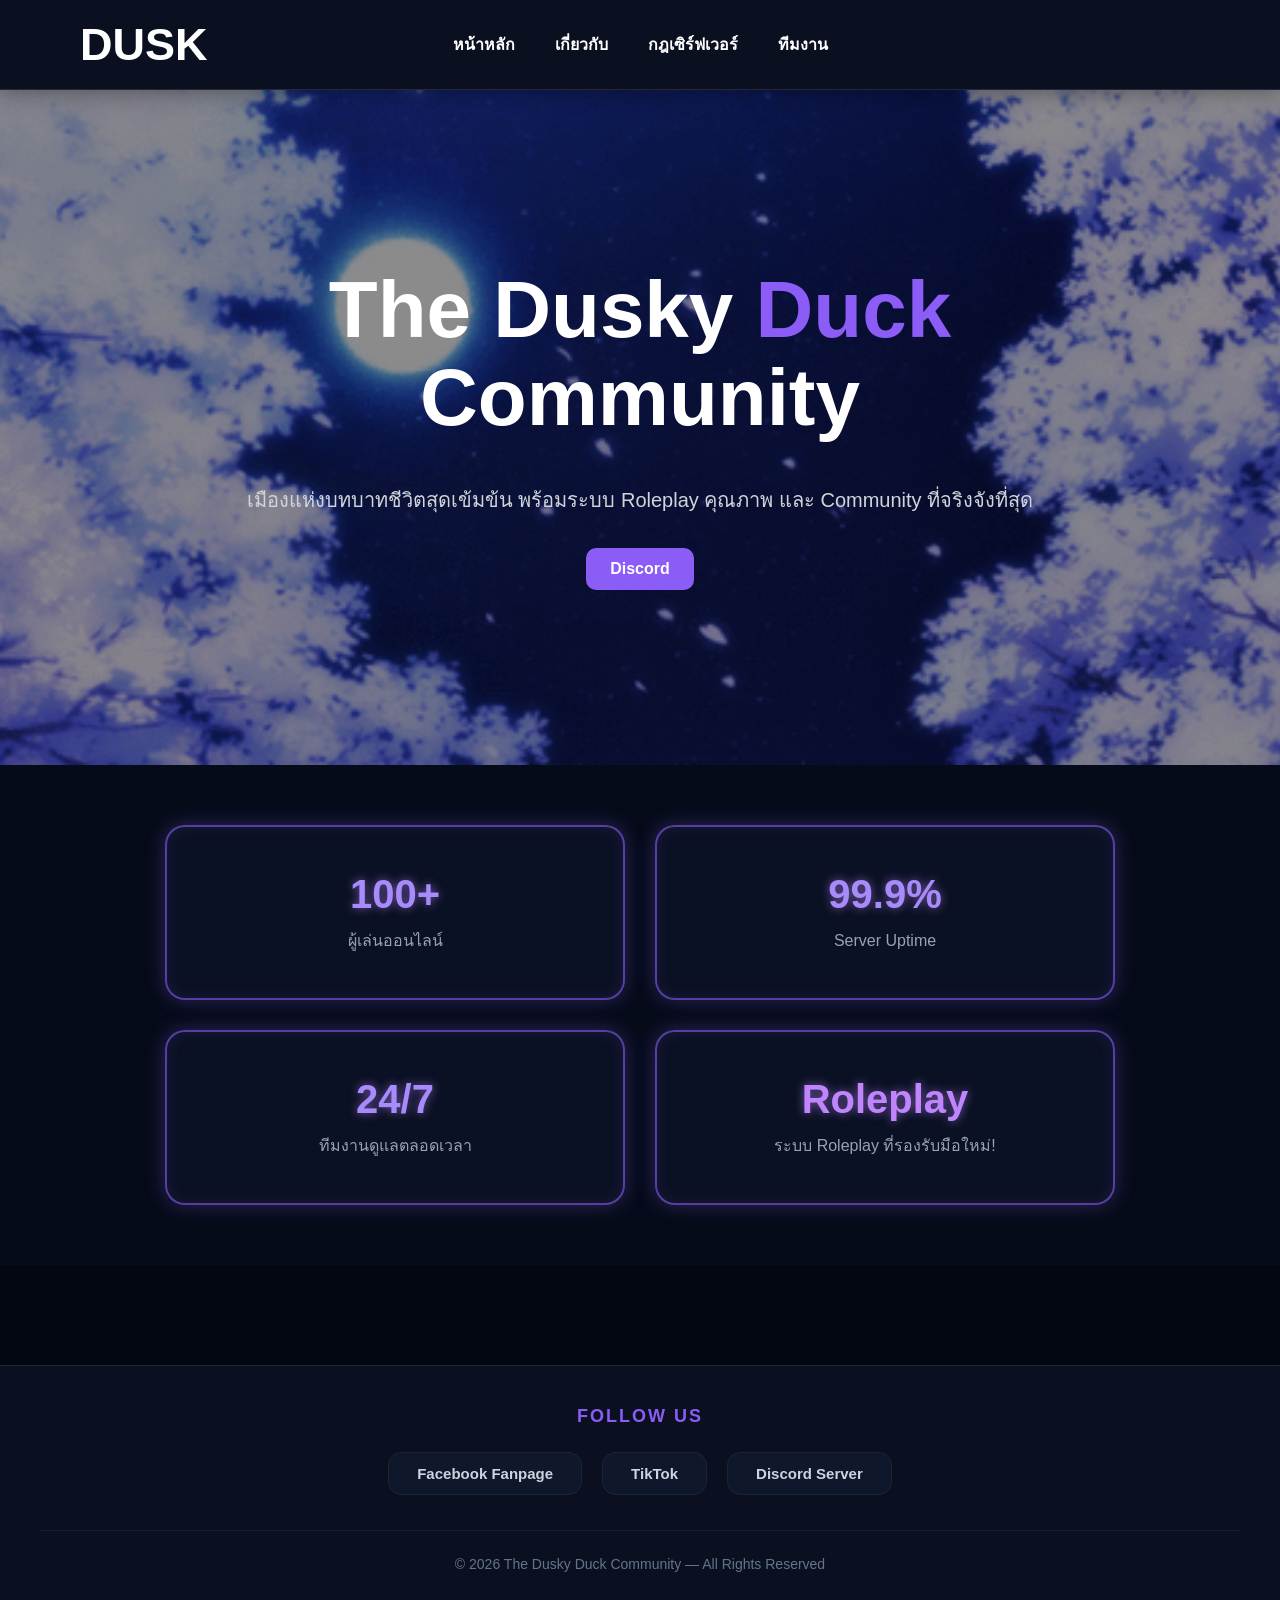
<file: index.html>
<!DOCTYPE html>
<html lang="th">
<head>
  <link rel="stylesheet" href="css/style.css">
  <meta charset="UTF-8">
  <meta name="viewport" content="width=device-width, initial-scale=1.0">
  <title>DUSK</title>
</head>
<body>

  <!-- NAVBAR -->

<nav class="navbar">
  <div class="logo">
    <a href="index.html">DUSK</a>
  </div>

  <div class="menu">
    <a href="index.html">หน้าหลัก</a>

    <div class="dropdown">
      <a href="javascript:void(0);" class="dropdown-trigger">เกี่ยวกับ</a>
      <div class="dropdown-menu">
        <a href="new.html">ข่าวสาร</a>
        <a href="about.html">About</a>
        <a href="contact.html">ข้อมูลติดต่อ</a>
        <a href="feedback.html">Feedback</a>
      </div>
    </div>

    <a href="https://docs.google.com/spreadsheets/d/1b8XUzjg0LRW1eghqyFfw-edwqzgakyKf_25sZq3WD0U/edit?usp=sharing" target="_blank">กฎเซิร์ฟเวอร์</a>
    <a href="team.html">ทีมงาน</a>
  </div>

  <div class="login-zone" style="z-index: 10;">
    </div>
</nav>
  <!-- HERO -->
<section class="hero">
  <div class="hero-content">
    <h1>The Dusky <span class="accent-text">Duck</span> Community</h1>
    <p>เมืองแห่งบทบาทชีวิตสุดเข้มข้น พร้อมระบบ Roleplay คุณภาพ และ Community ที่จริงจังที่สุด</p>
  
  <a href="https://discord.gg/CHJv92x4Cu" target="_blank" class="btn btn-discord">Discord</a>
</div>
    </div>
  </div>
</section> <section class="stats-section">
  <div class="stats-container">
    
    <div class="glow-card">
      <h1 class="card-title">100+</h1>
      <p class="card-desc">ผู้เล่นออนไลน์</p>
    </div>

    <div class="glow-card">
      <h1 class="card-title">99.9%</h1>
      <p class="card-desc">Server Uptime</p>
    </div>

    <div class="glow-card">
      <h1 class="card-title">24/7</h1>
      <p class="card-desc">ทีมงานดูแลตลอดเวลา</p>
    </div>

    <div class="glow-card">
      <h1 class="card-title accent-purple">Roleplay</h1>
      <p class="card-desc">ระบบ Roleplay ที่รองรับมือใหม่!</p>
    </div>

  </div>
</section>
  <!-- FOOTER -->

<footer>
    <div class="footer-container">
      
      <div class="footer-socials">
        <h3>FOLLOW US</h3>
        <div class="social-links">
          <a href="https://www.facebook.com/share/18hBKsR55V/" target="_blank" class="social-item fb">
            Facebook Fanpage
          </a>
          <a href="https://www.tiktok.com/@verdanazero" target="_blank" class="social-item tt">
            TikTok
          </a>
          <a href="https://discord.gg/CHJv92x4Cu" target="_blank" class="social-item dc">
            Discord Server
          </a>
        </div>
      </div>

      <hr class="footer-divider">

      <div class="footer-copyright">
        © 2026 The Dusky Duck Community — All Rights Reserved
      </div>
    </div>
  </footer>

<script>
  document.addEventListener('DOMContentLoaded', function() {
    const trigger = document.querySelector('.dropdown-trigger');
    const menu = document.querySelector('.dropdown-menu');

    if (trigger && menu) {
      // 1. เมื่อคลิกที่คำว่า "เกี่ยวกับ" ให้เปิด/ปิด เมนูสลับกัน
      trigger.addEventListener('click', function(e) {
        e.stopPropagation(); // กันไม่ให้คำสั่งหลุดไปโดนจุดอื่น
        menu.classList.toggle('show');
      });

      // 2. ถ้าเมนูกางอยู่ แล้วเผลอไปคลิกพื้นที่อื่นบนหน้าเว็บ ให้หุบเก็บอัตโนมัติ (ไม่เกะกะสายตา)
      document.addEventListener('click', function() {
        if (menu.classList.contains('show')) {
          menu.classList.remove('show');
        }
      });
    }
  });
</script>
</body>
</html>
</file>
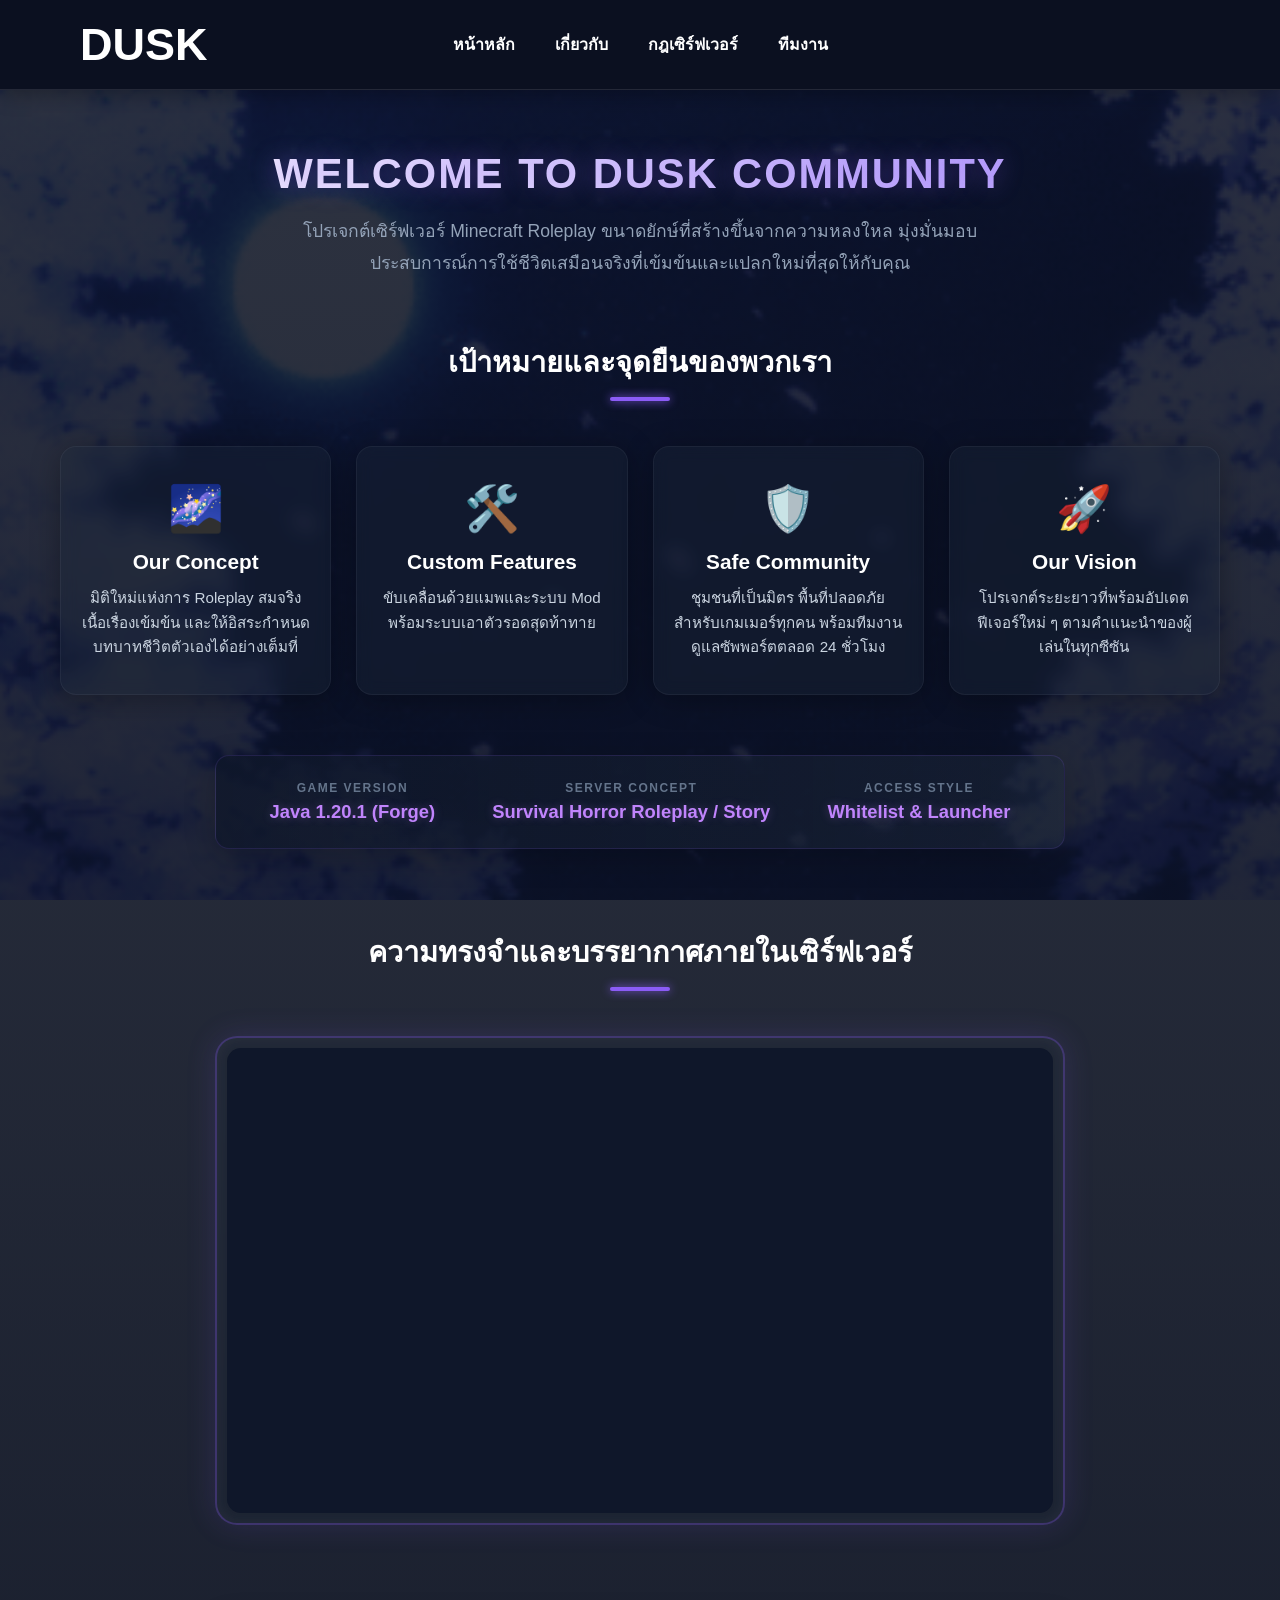
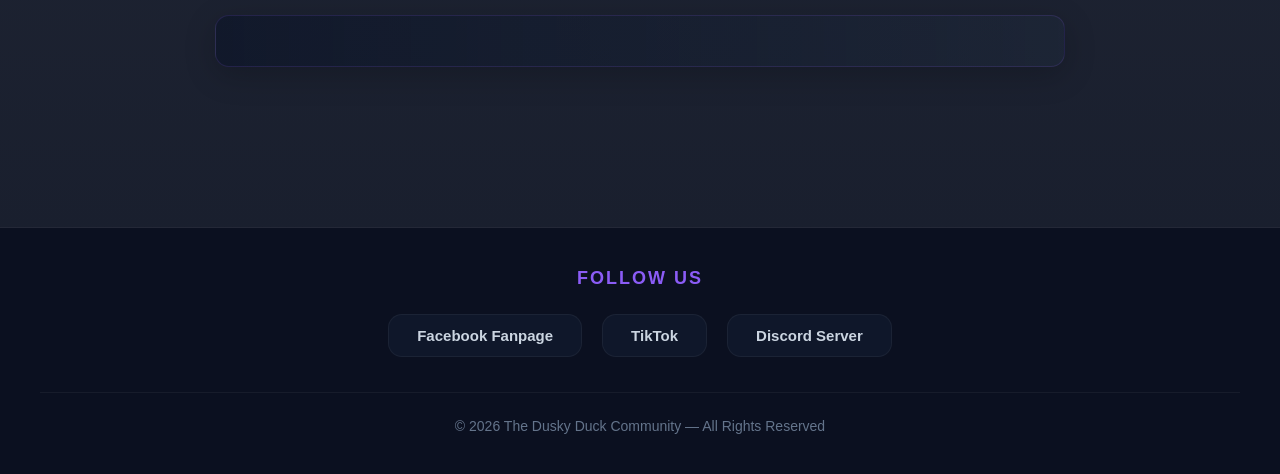
<file: about.html>
<!DOCTYPE html>
<html lang="th">
<head>
  <link rel="stylesheet" href="css/style.css">
  <meta charset="UTF-8">
  <meta name="viewport" content="width=device-width, initial-scale=1.0">

    <title>เกี่ยวกับ - DUSK</title>

<style>
        /* 🌌 อัปเกรดความแรง สั่งเจาะจงไปเลยว่า body.about-page เพื่อให้ชนะไฟล์ CSS ตัวเก่า */
        body.about-page {
            background: linear-gradient(180deg, rgba(10, 16, 32, 0.85) 0%, rgba(10, 16, 32, 0.95) 100%),
                        url('img/bg2.gif') no-repeat center center fixed !important;
            background-size: cover !important;
        }

        /* โค้ดจัดระยะห่างด้านล่างปล่อยไว้เหมือนเดิมได้เลยครับเอง */
        .server-info-section + .section-title {
            margin-top: 80px !important;
            margin-bottom: 45px !important;
        }
        .server-gallery-wrapper {
            margin-top: 0;
            margin-bottom: 90px !important;
        }
    </style>
</head>

  </head>
<body class="about-page">

<!-- NAVBAR -->
<nav class="navbar">
  <div class="logo">
    <a href="index.html">DUSK</a>
  </div>

  <div class="menu">
    <a href="index.html">หน้าหลัก</a>

    <div class="dropdown">
      <a href="javascript:void(0);" class="dropdown-trigger">เกี่ยวกับ</a>
      <div class="dropdown-menu">
        <a href="new.html">ข่าวสาร</a>
        <a href="about.html">About</a>
        <a href="contact.html">ข้อมูลติดต่อ</a>
        <a href="feedback.html">Feedback</a>
      </div>
    </div>

    <a href="https://docs.google.com/spreadsheets/d/1b8XUzjg0LRW1eghqyFfw-edwqzgakyKf_25sZq3WD0U/edit?usp=sharing" target="_blank">กฎเซิร์ฟเวอร์</a>
    <a href="team.html">ทีมงาน</a>
  </div>

  <div class="login-zone" style="z-index: 10;">
    </div>
</nav>

<!-- HERO -->

<section class="about-container">
    
    <div class="about-intro">
        <h1>WELCOME TO DUSK COMMUNITY</h1>
        <p>โปรเจกต์เซิร์ฟเวอร์ Minecraft Roleplay ขนาดยักษ์ที่สร้างขึ้นจากความหลงใหล มุ่งมั่นมอบประสบการณ์การใช้ชีวิตเสมือนจริงที่เข้มข้นและแปลกใหม่ที่สุดให้กับคุณ</p>
    </div>

    <div class="section-title">
        <h2>เป้าหมายและจุดยืนของพวกเรา</h2>
        <div class="title-line"></div>
    </div>

    <div class="about-grid">
        
        <div class="about-card">
            <div class="card-icon">🌌</div>
            <h3>Our Concept</h3>
            <p>มิติใหม่แห่งการ Roleplay สมจริง เนื้อเรื่องเข้มข้น และให้อิสระกำหนดบทบาทชีวิตตัวเองได้อย่างเต็มที่</p>
        </div>

        <div class="about-card">
            <div class="card-icon">🛠️</div>
            <h3>Custom Features</h3>
            <p>ขับเคลื่อนด้วยแมพและระบบ Mod พร้อมระบบเอาตัวรอดสุดท้าทาย</p>
        </div>

        <div class="about-card">
            <div class="card-icon">🛡️</div>
            <h3>Safe Community</h3>
            <p>ชุมชนที่เป็นมิตร พื้นที่ปลอดภัยสำหรับเกมเมอร์ทุกคน พร้อมทีมงานดูแลซัพพอร์ตตลอด 24 ชั่วโมง</p>
        </div>

        <div class="about-card">
            <div class="card-icon">🚀</div>
            <h3>Our Vision</h3>
            <p>โปรเจกต์ระยะยาวที่พร้อมอัปเดตฟีเจอร์ใหม่ ๆ ตามคำแนะนำของผู้เล่นในทุกซีซัน</p>
        </div>

    </div>

    <div class="server-info-section">
        <div class="info-box">
            <span>GAME VERSION</span>
            <strong>Java 1.20.1 (Forge)</strong>
        </div>
        <div class="info-box">
            <span>SERVER CONCEPT</span>
            <strong>Survival Horror Roleplay / Story</strong>
        </div>
        <div class="info-box">
            <span>ACCESS STYLE</span>
            <strong>Whitelist & Launcher</strong>
        </div>
    </div>

    <!-- (วางต่อท้ายกล่องกล่องประมาณ about-grid ตัวเก่า) -->
    </div> 

    <!-- 🌟 โซนใหม่: กรอบรูปโชว์บรรยากาศเปลี่ยนรูปอัตโนมัติ 🌟 -->
    <div class="section-title">
        <h2>ความทรงจำและบรรยากาศภายในเซิร์ฟเวอร์</h2>
        <div class="title-line"></div>
    </div>

    <div class="server-gallery-wrapper">
        <div class="gallery-slider">
            <!-- 📌 เองเปลี่ยนชื่อไฟล์รูปภาพในโฟลเดอร์ของตัวเองตรง src="..." ได้เลยน้า -->
            <img src="img/slide1.png" alt="DUSK Atmosphere 1" class="slide-img">
            <img src="img/slide2.jpg" alt="DUSK Atmosphere 2" class="slide-img">
            <img src="img/slide3.jpg" alt="DUSK Atmosphere 3" class="slide-img">
            <img src="img/slide4.jpg" alt="DUSK Atmosphere 4" class="slide-img">
            <img src="img/slide5.jpg" alt="DUSK Atmosphere 5" class="slide-img">
            <img src="img/slide6.jpg" alt="DUSK Atmosphere 6" class="slide-img">
            <img src="img/slide7.jpg" alt="DUSK Atmosphere 7" class="slide-img">
        </div>
    </div>

    <!-- (ด้านล่างนี้จะเป็นกล่อง server-info-section ตัวเดิมของเอง) -->
    <div class="server-info-section">

</section>

<!-- FOOTER -->

<footer>
    <div class="footer-container">
      
      <div class="footer-socials">
        <h3>FOLLOW US</h3>
        <div class="social-links">
          <a href="https://www.facebook.com/share/18hBKsR55V/" target="_blank" class="social-item fb">
            Facebook Fanpage
          </a>
          <a href="https://www.tiktok.com/@verdanazero" target="_blank" class="social-item tt">
            TikTok
          </a>
          <a href="https://discord.gg/CHJv92x4Cu" target="_blank" class="social-item dc">
            Discord Server
          </a>
        </div>
      </div>

      <hr class="footer-divider">

      <div class="footer-copyright">
        © 2026 The Dusky Duck Community — All Rights Reserved
      </div>
    </div>
  </footer>

<script>
  document.addEventListener('DOMContentLoaded', function() {
    const trigger = document.querySelector('.dropdown-trigger');
    const menu = document.querySelector('.dropdown-menu');

    if (trigger && menu) {
      // 1. เมื่อคลิกที่คำว่า "เกี่ยวกับ" ให้เปิด/ปิด เมนูสลับกัน
      trigger.addEventListener('click', function(e) {
        e.stopPropagation(); // กันไม่ให้คำสั่งหลุดไปโดนจุดอื่น
        menu.classList.toggle('show');
      });

      // 2. ถ้าเมนูกางอยู่ แล้วเผลอไปคลิกพื้นที่อื่นบนหน้าเว็บ ให้หุบเก็บอัตโนมัติ (ไม่เกะกะสายตา)
      document.addEventListener('click', function() {
        if (menu.classList.contains('show')) {
          menu.classList.remove('show');
        }
      });
    }
  });
</script>

</body>
</html>
</file>
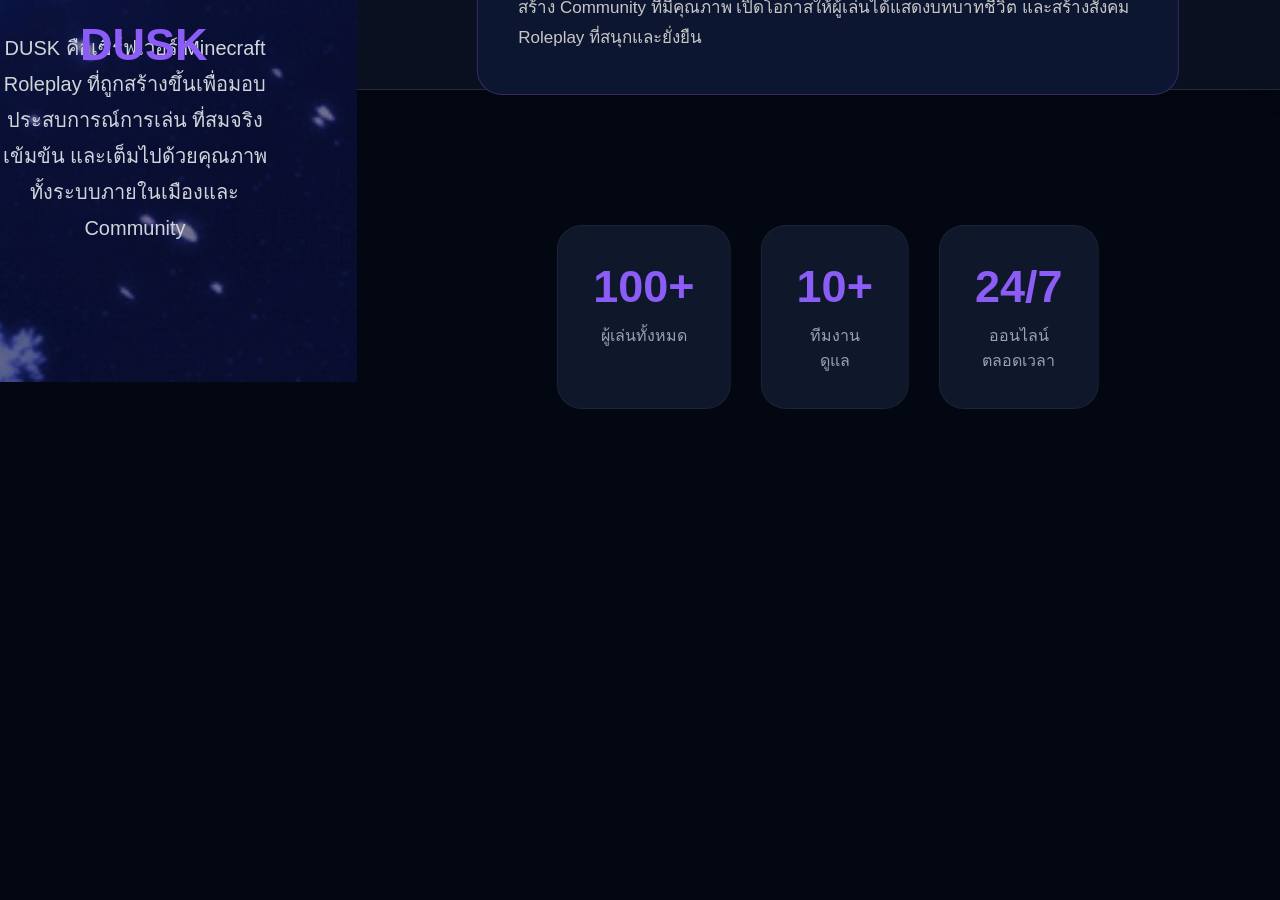
<file: aboutme.html>
<!DOCTYPE html>
<html lang="th">
<head>
  <meta charset="UTF-8">
  <meta name="viewport" content="width=device-width, initial-scale=1.0">
  <title>เกี่ยวกับเรา - PROJECT RP</title>
  <link rel="stylesheet" href="css/style.css">
</head>
<body>

<nav class="navbar">
  <div class="logo">DUSK</div>

<div class="menu">
  <a href="index.html">หน้าหลัก</a>

  <div class="dropdown">
    <a href="javascript:void(0);" class="dropdown-trigger">เกี่ยวกับ</a>
    <div class="dropdown-menu">
      <a href="new.html">ข่าวสาร</a>
      <a href="about.html">About</a>
      <a href="contact.html">ข้อมูลติดต่อ</a>
    </div>
  </div>

  <section class="hero">
    <div class="hero-content">
      <h1>ABOUT <span> DUSK</span></h1>
      <p>
        DUSK คือเซิร์ฟเวอร์ Minecraft Roleplay
        ที่ถูกสร้างขึ้นเพื่อมอบประสบการณ์การเล่น
        ที่สมจริง เข้มข้น และเต็มไปด้วยคุณภาพ
        ทั้งระบบภายในเมืองและ Community
      </p>
    </div>
  </section>

  <section class="container">
    <div class="box">
      <h2>เกี่ยวกับเซิร์ฟเวอร์</h2>
      <p>
        เราเป็นเซิร์ฟเวอร์ Roleplay ที่เน้นคุณภาพของผู้เล่น
        ระบบภายในเมือง และประสบการณ์การเล่นแบบสมจริง
        พร้อมทีมงานที่คอยดูแลผู้เล่นตลอด 24 ชั่วโมง
      </p>
    </div>

    <div class="box">
      <h2>เป้าหมายของเรา</h2>
      <p>
        สร้าง Community ที่มีคุณภาพ
        เปิดโอกาสให้ผู้เล่นได้แสดงบทบาทชีวิต
        และสร้างสังคม Roleplay ที่สนุกและยั่งยืน
      </p>
    </div>

    <div class="stats">
      <div class="card">
        <h1>100+</h1>
        <p>ผู้เล่นทั้งหมด</p>
      </div>

      <div class="card">
        <h1>10+</h1>
        <p>ทีมงานดูแล</p>
      </div>

      <div class="card">
        <h1>24/7</h1>
        <p>ออนไลน์ตลอดเวลา</p>
      </div>
    </div>
  </section>

<footer>
    <div class="footer-container">
      
      <div class="footer-socials">
        <h3>FOLLOW US</h3>
        <div class="social-links">
          <a href="https://www.facebook.com/share/18hBKsR55V/" target="_blank" class="social-item fb">
            Facebook Fanpage
          </a>
          <a href="https://www.tiktok.com/@verdanazero" target="_blank" class="social-item tt">
            TikTok
          </a>
          <a href="https://discord.gg/CHJv92x4Cu" target="_blank" class="social-item dc">
            Discord Server
          </a>
        </div>
      </div>

      <hr class="footer-divider">

      <div class="footer-copyright">
        © 2026 PROJECT RP — All Rights Reserved
      </div>
    </div>
  </footer>

</body>
</html>
</file>
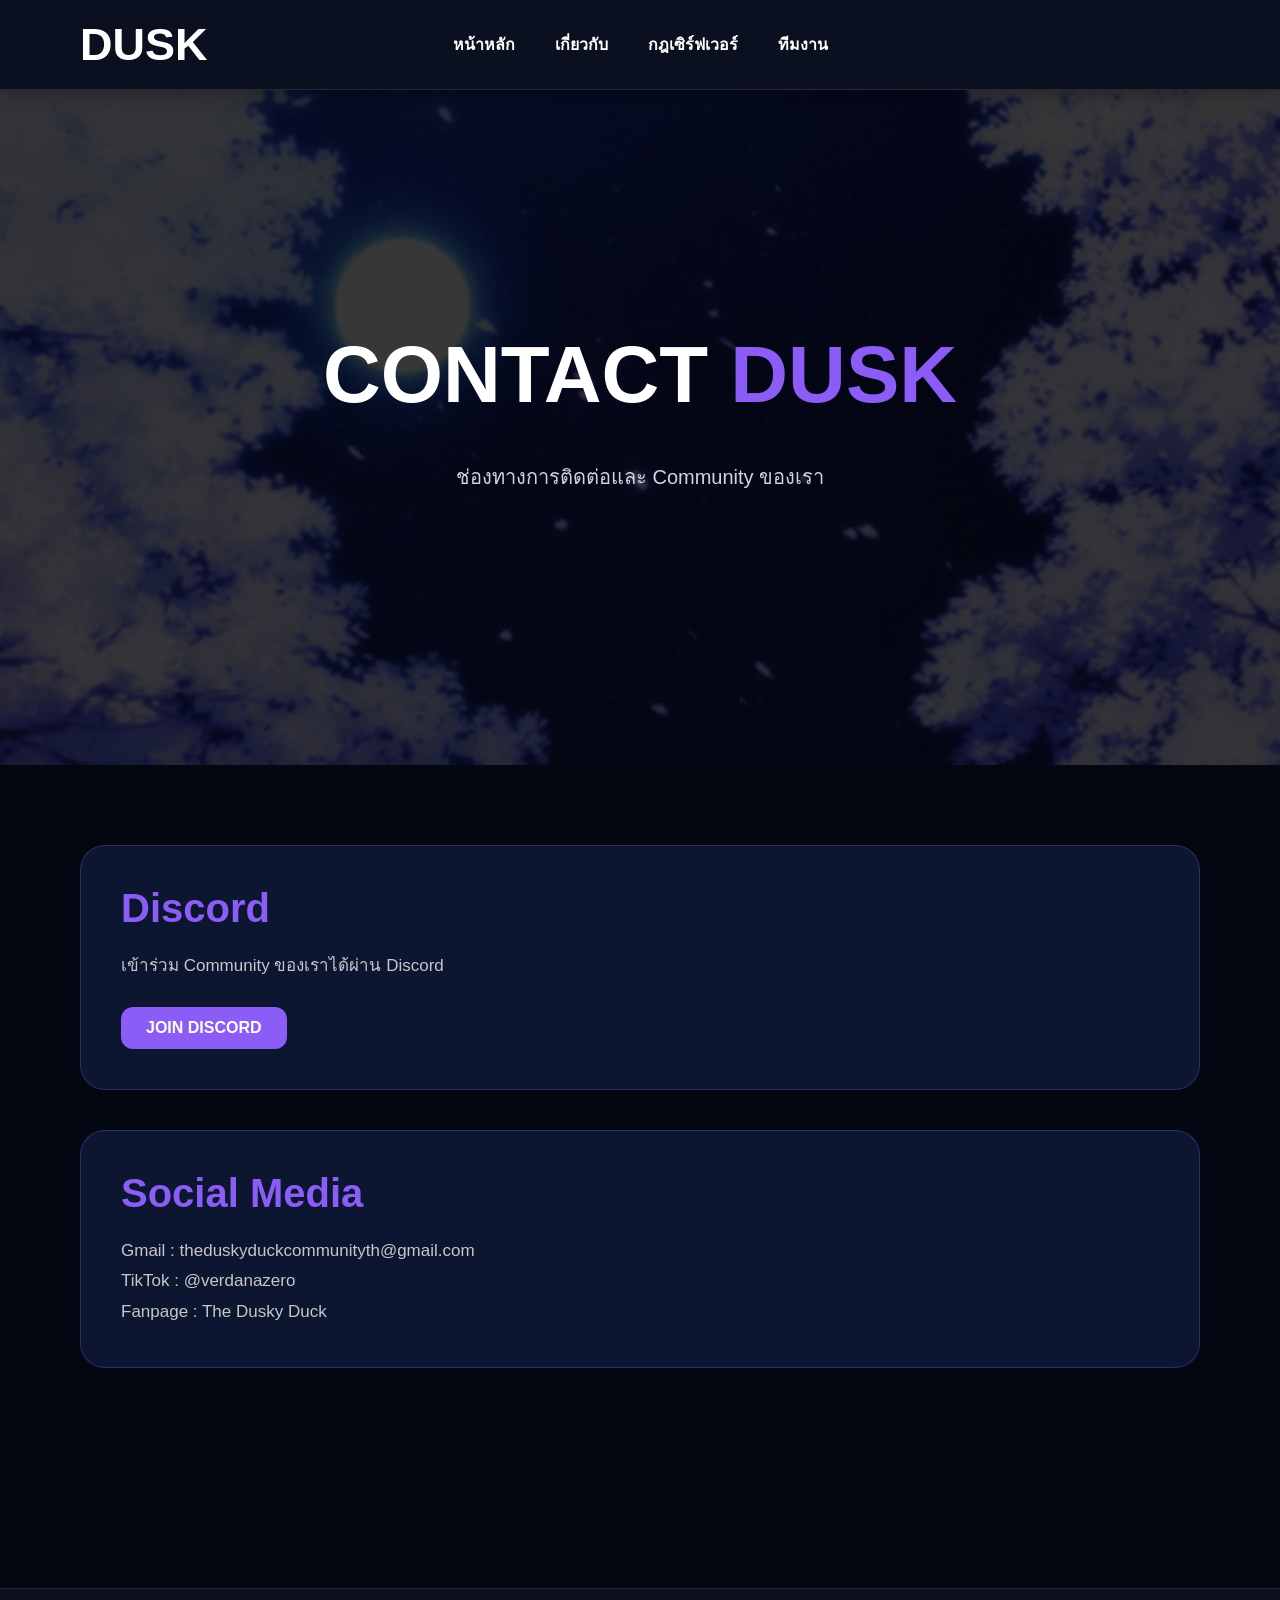
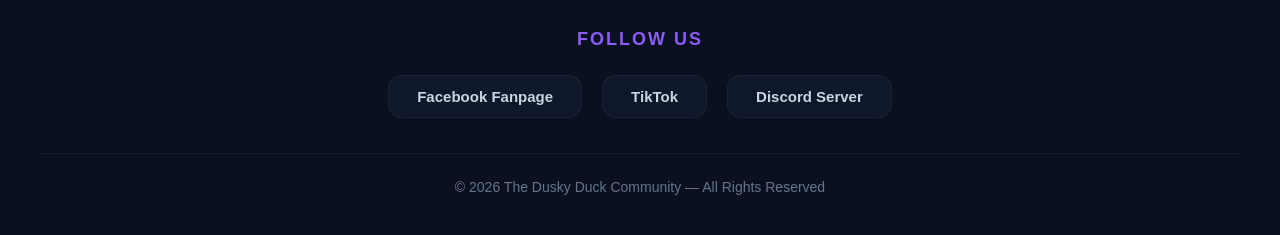
<file: contact.html>
<!DOCTYPE html>
<html lang="th">
<head>
  <link rel="stylesheet" href="css/style.css">
  <meta charset="UTF-8">
  <meta name="viewport" content="width=device-width, initial-scale=1.0">
    <title>ข้อมูลติดต่อ - DUSK</title>
</head>
<body>

<nav class="navbar">
  <div class="logo">
    <a href="index.html">DUSK</a>
  </div>

  <div class="menu">
    <a href="index.html">หน้าหลัก</a>

    <div class="dropdown">
      <a href="javascript:void(0);" class="dropdown-trigger">เกี่ยวกับ</a>
      <div class="dropdown-menu">
        <a href="new.html">ข่าวสาร</a>
        <a href="about.html">About</a>
        <a href="contact.html">ข้อมูลติดต่อ</a>
        <a href="feedback.html">Feedback</a>
      </div>
    </div>

    <a href="https://docs.google.com/spreadsheets/d/1b8XUzjg0LRW1eghqyFfw-edwqzgakyKf_25sZq3WD0U/edit?usp=sharing" target="_blank">กฎเซิร์ฟเวอร์</a>
    <a href="team.html">ทีมงาน</a>
  </div>

  <div class="login-zone" style="z-index: 10;">
    </div>
</nav>

<section class="hero small-hero">
    <div class="overlay"></div>

    <div class="hero-content">
        <h1>
            CONTACT <span>DUSK</span>
        </h1>
        <p>
            ช่องทางการติดต่อและ Community ของเรา
        </p>
    </div>
</section> <section class="content">

    <div class="box">
        <h2>Discord</h2>
        <p>
            เข้าร่วม Community ของเราได้ผ่าน Discord
        </p>
        <a href="https://discord.gg/CHJv92x4Cu" class="news-btn">
            JOIN DISCORD
        </a>
    </div>

    <div class="box">
        <h2>Social Media</h2>
        <p>Gmail : theduskyduckcommunityth@gmail.com</p>
        <p>TikTok : @verdanazero</p>
        <p>Fanpage : The Dusky Duck</p>
    </div>

</section>

<footer>
    <div class="footer-container">
      <div class="footer-socials">
        <h3>FOLLOW US</h3>
        <div class="social-links">
          <a href="https://www.facebook.com/share/18hBKsR55V/" target="_blank" class="social-item fb">
            Facebook Fanpage
          </a>
          <a href="https://www.tiktok.com/@verdanazero" target="_blank" class="social-item tt">
            TikTok
          </a>
          <a href="https://discord.gg/CHJv92x4Cu" target="_blank" class="social-item dc">
            Discord Server
          </a>
        </div>
      </div>

      <hr class="footer-divider">

      <div class="footer-copyright">
        © 2026 The Dusky Duck Community — All Rights Reserved
      </div>
    </div>
</footer>

<script>
  document.addEventListener('DOMContentLoaded', function() {
    const trigger = document.querySelector('.dropdown-trigger');
    const menu = document.querySelector('.dropdown-menu');

    if (trigger && menu) {
      trigger.addEventListener('click', function(e) {
        e.stopPropagation();
        menu.classList.toggle('show');
      });

      document.addEventListener('click', function() {
        if (menu.classList.contains('show')) {
          menu.classList.remove('show');
        }
      });
    }
  });
</script>

</body>
</html>
</file>
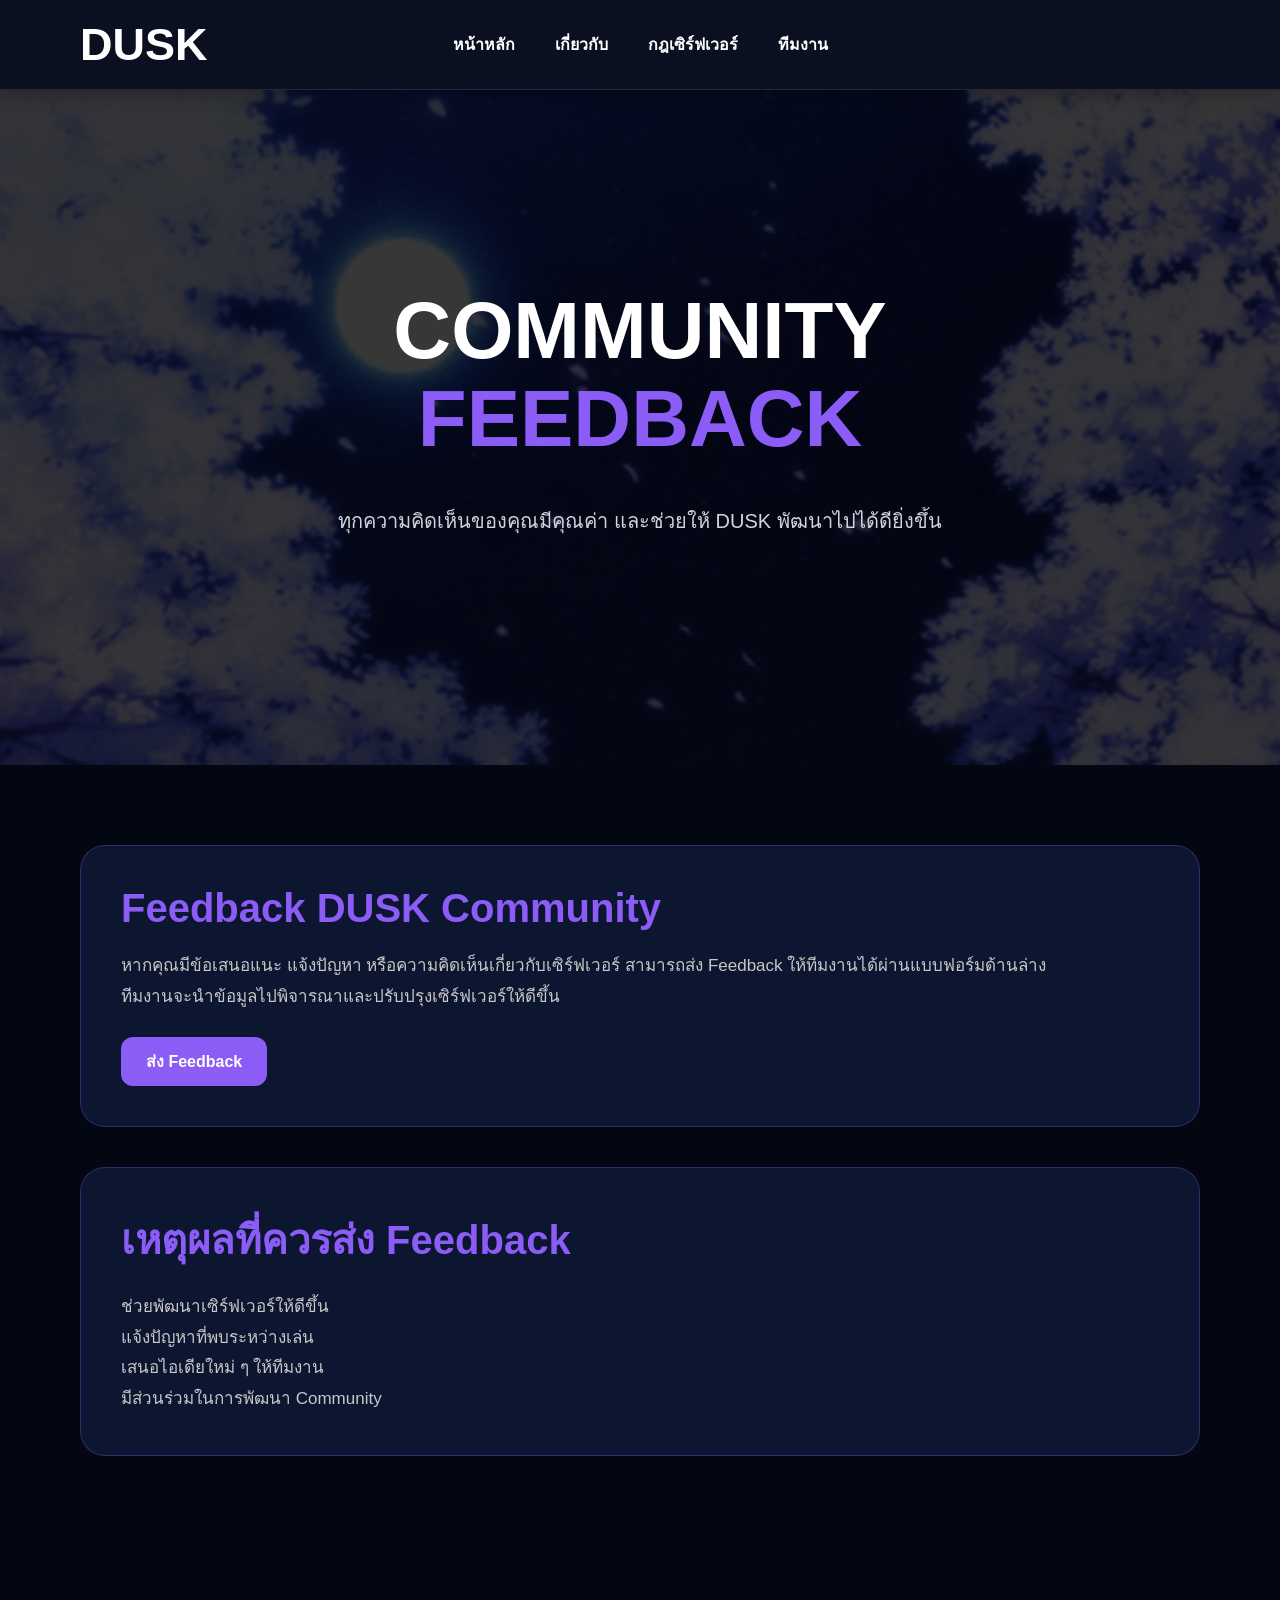
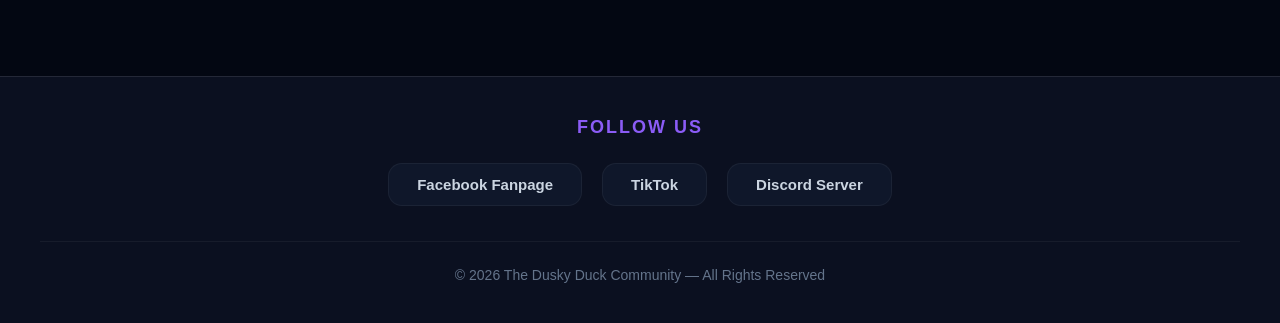
<file: feedback.html>
<!DOCTYPE html>
<html lang="th">
<head>
    <meta charset="UTF-8">
    <meta name="viewport" content="width=device-width, initial-scale=1.0">
    <title>Feedback - DUSK</title>

    <link rel="stylesheet" href="css/style.css">  
</head>
<body>

<!-- NAVBAR -->

<nav class="navbar">
  <div class="logo">
    <a href="index.html">DUSK</a>
  </div>

  <div class="menu">
    <a href="index.html">หน้าหลัก</a>

    <div class="dropdown">
      <a href="javascript:void(0);" class="dropdown-trigger">เกี่ยวกับ</a>
      <div class="dropdown-menu">
        <a href="new.html">ข่าวสาร</a>
        <a href="about.html">About</a>
        <a href="contact.html">ข้อมูลติดต่อ</a>
        <a href="feedback.html">Feedback</a>
      </div>
    </div>

    <a href="https://docs.google.com/spreadsheets/d/1b8XUzjg0LRW1eghqyFfw-edwqzgakyKf_25sZq3WD0U/edit?usp=sharing" target="_blank">กฎเซิร์ฟเวอร์</a>
    <a href="team.html">ทีมงาน</a>
  </div>

  <div class="login-zone" style="z-index: 10;">
    </div>
</nav>

<!-- HERO -->

<section class="hero small-hero">

    <div class="overlay"></div>

    <div class="hero-content">

        <h1>
            COMMUNITY <span>FEEDBACK</span>
        </h1>

        <p>
            ทุกความคิดเห็นของคุณมีคุณค่า
            และช่วยให้ DUSK พัฒนาไปได้ดียิ่งขึ้น
        </p>

    </div>

</section>

<!-- CONTENT -->

<section class="content">

    <div class="box">

        <h2>Feedback DUSK Community</h2>

        <p>
            หากคุณมีข้อเสนอแนะ แจ้งปัญหา
            หรือความคิดเห็นเกี่ยวกับเซิร์ฟเวอร์
            สามารถส่ง Feedback ให้ทีมงานได้ผ่านแบบฟอร์มด้านล่าง
        </p>

        <p>
            ทีมงานจะนำข้อมูลไปพิจารณาและปรับปรุงเซิร์ฟเวอร์ให้ดีขึ้น
        </p>

        <a href="https://docs.google.com/forms/d/e/1FAIpQLSeyIU8MkiOQeS_VtkVgeNtExTYabejpW6JPpNU5WRqPJEyHfA/viewform?usp=publish-editor"
           target="_blank"
           class="news-btn">

            ส่ง Feedback

        </a>

    </div>

    <div class="box">

        <h2>เหตุผลที่ควรส่ง Feedback</h2>

        <p> ช่วยพัฒนาเซิร์ฟเวอร์ให้ดีขึ้น</p>
        <p> แจ้งปัญหาที่พบระหว่างเล่น</p>
        <p> เสนอไอเดียใหม่ ๆ ให้ทีมงาน</p>
        <p> มีส่วนร่วมในการพัฒนา Community</p>

    </div>

</section>

<script>
  document.addEventListener('DOMContentLoaded', function() {
    const trigger = document.querySelector('.dropdown-trigger');
    const menu = document.querySelector('.dropdown-menu');

    if (trigger && menu) {
      // 1. เมื่อคลิกที่คำว่า "เกี่ยวกับ" ให้เปิด/ปิด เมนูสลับกัน
      trigger.addEventListener('click', function(e) {
        e.stopPropagation(); // กันไม่ให้คำสั่งหลุดไปโดนจุดอื่น
        menu.classList.toggle('show');
      });

      // 2. ถ้าเมนูกางอยู่ แล้วเผลอไปคลิกพื้นที่อื่นบนหน้าเว็บ ให้หุบเก็บอัตโนมัติ (ไม่เกะกะสายตา)
      document.addEventListener('click', function() {
        if (menu.classList.contains('show')) {
          menu.classList.remove('show');
        }
      });
    }
  });
</script>


<footer>
    <div class="footer-container">
      
      <div class="footer-socials">
        <h3>FOLLOW US</h3>
        <div class="social-links">
          <a href="https://www.facebook.com/share/18hBKsR55V/" target="_blank" class="social-item fb">
            Facebook Fanpage
          </a>
          <a href="https://www.tiktok.com/@verdanazero" target="_blank" class="social-item tt">
            TikTok
          </a>
          <a href="https://discord.gg/CHJv92x4Cu" target="_blank" class="social-item dc">
            Discord Server
          </a>
        </div>
      </div>

      <hr class="footer-divider">

      <div class="footer-copyright">
        © 2026 The Dusky Duck Community — All Rights Reserved
      </div>
    </div>
  </footer>


</body>
</html>
</file>
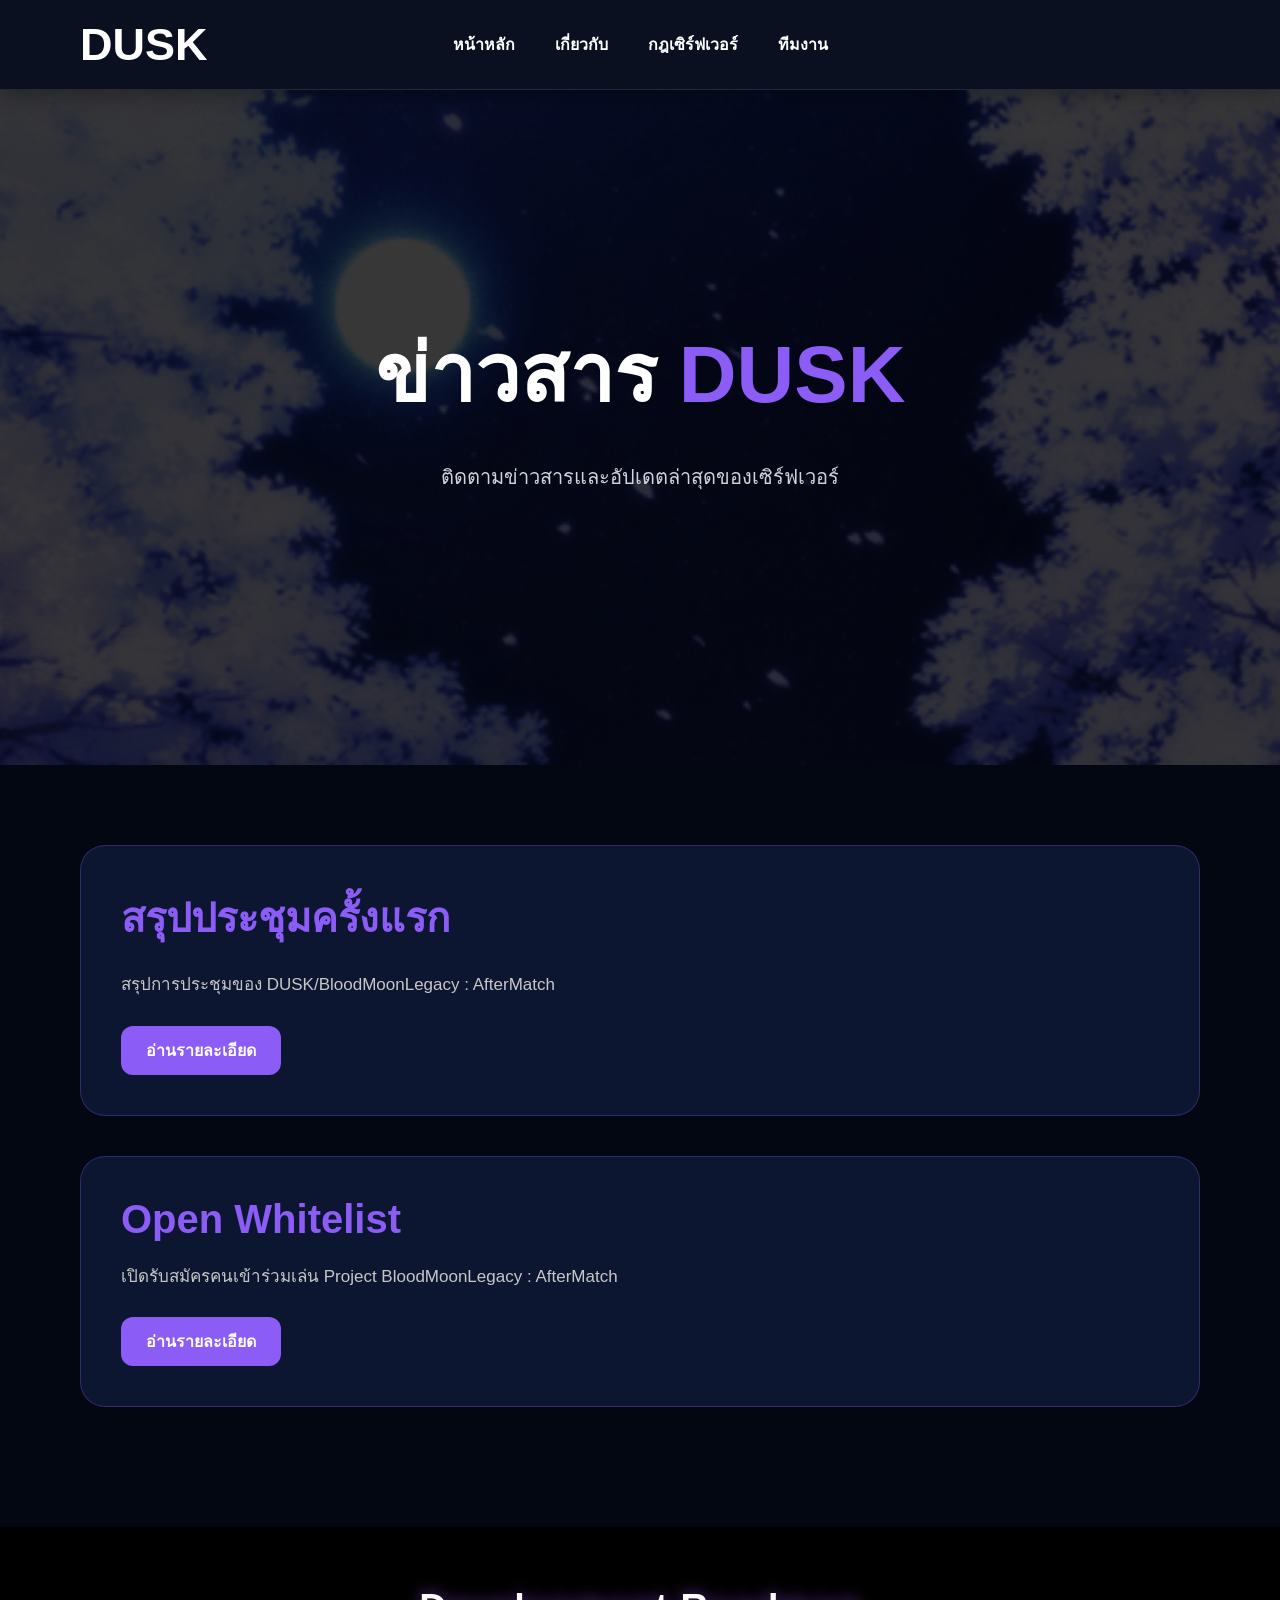
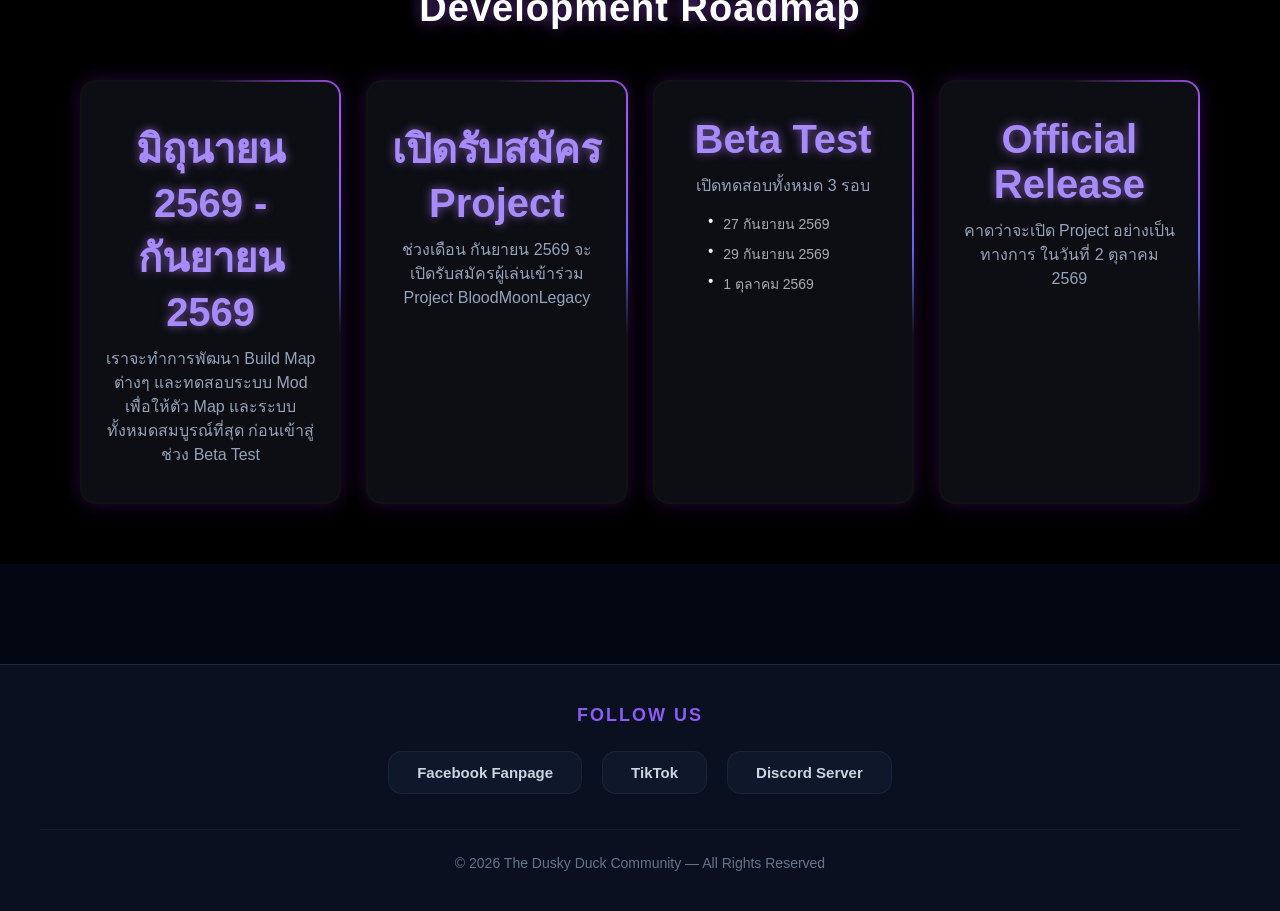
<file: new.html>
<!DOCTYPE html>
<html lang="th">
<head>
  <link rel="stylesheet" href="css/style.css">
  <meta charset="UTF-8">
  <meta name="viewport" content="width=device-width, initial-scale=1.0">

    <title>ข่าวสาร - DUSK</title>
</head>
<body>

<nav class="navbar">
  <div class="logo">
    <a href="index.html">DUSK</a>
  </div>

  <div class="menu">
    <a href="index.html">หน้าหลัก</a>

    <div class="dropdown">
      <a href="javascript:void(0);" class="dropdown-trigger">เกี่ยวกับ</a>
      <div class="dropdown-menu">
        <a href="new.html">ข่าวสาร</a>
        <a href="about.html">About</a>
        <a href="contact.html">ข้อมูลติดต่อ</a>
        <a href="feedback.html">Feedback</a>
      </div>
    </div>

    <a href="https://docs.google.com/spreadsheets/d/1b8XUzjg0LRW1eghqyFfw-edwqzgakyKf_25sZq3WD0U/edit?usp=sharing" target="_blank">กฎเซิร์ฟเวอร์</a>
    <a href="team.html">ทีมงาน</a>
  </div>

  <div class="login-zone" style="z-index: 10;">
    </div>
</nav>

<section class="hero small-hero">

    <div class="overlay"></div>

    <div class="hero-content">
        <h1>ข่าวสาร <span>DUSK</span></h1>
        <p>ติดตามข่าวสารและอัปเดตล่าสุดของเซิร์ฟเวอร์</p>
    </div>

</section>

<section class="content">

<div class="box">

    <h2>สรุปประชุมครั้งแรก</h2>

    <p>
        สรุปการประชุมของ DUSK/BloodMoonLegacy : AfterMatch
    </p>

    <a href="ใส่ลิงก์GoogleFormตรงนี้" target="_blank" class="news-btn">
        อ่านรายละเอียด
    </a>

</div>

<div class="box">

    <h2>Open Whitelist</h2>

    <p>
        เปิดรับสมัครคนเข้าร่วมเล่น Project BloodMoonLegacy : AfterMatch
    </p>

    <a href="https://docs.google.com/forms/d/e/1FAIpQLScLvBey7FkKsUDXJV3rEfxTjWbugk8sPDyee7kSgOpiEENl2A/viewform?usp=header" target="_blank" class="news-btn">
        อ่านรายละเอียด
    </a>

</div>

</section>

<section class="roadmap-section">
    <h2 class="roadmap-title">Development Roadmap</h2>
    
    <div class="roadmap-container">
        <div class="roadmap-card">
            <div class="card-content">
                <h3 class="card-title">มิถุนายน 2569 - กันยายน 2569</h3>
                <p class="card-desc">เราจะทำการพัฒนา Build Map ต่างๆ และทดสอบระบบ Mod เพื่อให้ตัว Map และระบบทั้งหมดสมบูรณ์ที่สุด ก่อนเข้าสู่ช่วง Beta Test</p>
            </div>
        </div>

        <div class="roadmap-card">
            <div class="card-content">
                <h3 class="card-title">เปิดรับสมัคร Project</h3>
                <p class="card-desc">ช่วงเดือน กันยายน 2569 จะเปิดรับสมัครผู้เล่นเข้าร่วม Project BloodMoonLegacy</p>
            </div>
        </div>

        <div class="roadmap-card">
            <div class="card-content">
                <h3 class="card-title">Beta Test</h3>
                <p class="card-desc">เปิดทดสอบทั้งหมด 3 รอบ</p>
                <ul class="card-list">
                    <li>27 กันยายน 2569</li>
                    <li>29 กันยายน 2569</li>
                    <li>1 ตุลาคม 2569</li>
                </ul>
            </div>
        </div>

        <div class="roadmap-card">
            <div class="card-content">
                <h3 class="card-title">Official Release</h3>
                <p class="card-desc">คาดว่าจะเปิด Project อย่างเป็นทางการ ในวันที่ 2 ตุลาคม 2569</p>
            </div>
        </div>
    </div>
</section>



<script>
  document.addEventListener('DOMContentLoaded', function() {
    const trigger = document.querySelector('.dropdown-trigger');
    const menu = document.querySelector('.dropdown-menu');

    if (trigger && menu) {
      // 1. เมื่อคลิกที่คำว่า "เกี่ยวกับ" ให้เปิด/ปิด เมนูสลับกัน
      trigger.addEventListener('click', function(e) {
        e.stopPropagation(); // กันไม่ให้คำสั่งหลุดไปโดนจุดอื่น
        menu.classList.toggle('show');
      });

      // 2. ถ้าเมนูกางอยู่ แล้วเผลอไปคลิกพื้นที่อื่นบนหน้าเว็บ ให้หุบเก็บอัตโนมัติ (ไม่เกะกะสายตา)
      document.addEventListener('click', function() {
        if (menu.classList.contains('show')) {
          menu.classList.remove('show');
        }
      });
    }
  });
</script>

<footer>
    <div class="footer-container">
      
      <div class="footer-socials">
        <h3>FOLLOW US</h3>
        <div class="social-links">
          <a href="https://www.facebook.com/share/18hBKsR55V/" target="_blank" class="social-item fb">
            Facebook Fanpage
          </a>
          <a href="https://www.tiktok.com/@verdanazero" target="_blank" class="social-item tt">
            TikTok
          </a>
          <a href="https://discord.gg/CHJv92x4Cu" target="_blank" class="social-item dc">
            Discord Server
          </a>
        </div>
      </div>

      <hr class="footer-divider">

      <div class="footer-copyright">
        © 2026 The Dusky Duck Community — All Rights Reserved
      </div>
    </div>
  </footer>


</body>
</html>
</file>
<file: css/style.css>
<style>
       *{
      margin:0;
      padding:0;
      box-sizing:border-box;
      font-family:Arial, Helvetica, sans-serif;
    }

    body{
      background:#070b16;
      color:white;
    }

    /* NAVBAR */
/* NAVBAR ตัวหลักคุมความกว้าง */
/* ==========================================================================
   🎯 NAVBAR STYLE - ปรับปรุงใหม่เพื่อความกึ่งกลางและลูกเล่นที่สมบูรณ์
   ========================================================================== */

nav, .navbar {
    width: 100%;
    padding: 20px 80px;
    display: flex;
    justify-content: space-between; /* แยกฝั่งโลโก้ซ้าย และปุ่มล็อกอินขวา */
    align-items: center;
    background-color: #0b1020;
    border-bottom: 1px solid rgba(255, 255, 255, 0.1);
    position: relative; /* 📌 จำเป็น: เพื่อใช้เป็นฐานอ้างอิงความกึ่งกลางของหน้าจอ */
    box-shadow: 0 4px 20px rgba(0, 0, 0, 0.3); /* ลูกเล่นเงาด้านล่างเมนู */
}

/* ตั้งค่ากล่องโลโก้ DUSK */
.logo {
    font-size: 28px;
    font-weight: bold;
    z-index: 10; /* ดันให้อยู่เหนือ absolute เสมอ */
}

/* 🎯 ลูกเล่นโลโก้: คลิกได้และขยายตัวเล็กน้อยเวลาเมาส์ชี้ */
.logo a {
    text-decoration: none; 
    color: #fff; /* สีขาวเริ่มต้น */
    transition: all 0.3s ease;
    display: inline-block;
}

.logo a:hover {
    color: #a155ff; /* เปลี่ยนเป็นสีม่วงประจำแบรนด์เมื่อชี้ */
    transform: scale(1.05); /* ขยายตัว 5% เพิ่มมิติ */
}

/* 🎯 จัดการกล่องเมนูให้อยู่จุดกึ่งกลางของหน้าจอคอมพิวเตอร์เป๊ะ ๆ 100% */
.menu {
    display: flex;
    gap: 30px;          /* ระยะห่างที่พอดีระหว่างปุ่ม */
    position: absolute; /* ยกตัวลอยจากระนาบปกติ */
    left: 50%;          /* ดันมาตรงกลางหน้าจอ */
    transform: translateX(-50%); /* ดึงสมดุลซ้าย-ขวาให้เซ็นเตอร์ */
    align-items: center;
}

/* ลูกเล่นปุ่มลิงก์เมนูหลัก */
.menu a {
    text-decoration: none;
    color: #ffffff;
    font-size: 16px;
    font-weight: 500;
    transition: all 0.3s ease;
    position: relative;
}

/* 🎯 เอฟเฟกต์ขีดเส้นใต้เรืองแสงวิ่งตามเมาส์ชี้ (Hover Effect) */
.menu a::after {
    content: '';
    position: absolute;
    width: 0;
    height: 2px;
    bottom: -5px;
    left: 0;
    background-color: #a155ff; /* เส้นใต้สีม่วง */
    transition: width 0.3s ease;
    box-shadow: 0 0 8px #a155ff; /* เส้นเรืองแสง */
}

.menu a:hover::after {
    width: 100%; /* วิ่งยาวเต็มคำ */
}

/* แยกสไตล์ข้อความใน Dropdown ไม่ให้ชนกัน */
.dropdown {
    position: relative;
    display: inline-block;
}

/* 🎯 สั่งให้กล่องเมนูลิงก์ทั้งหมดล็อกตำแหน่งกึ่งกลางหน้าจอแบบ 100% */
.menu {
    display: flex;
    gap: 20px;          /* ระยะห่างระหว่างตัวอักษรเมนู */
    position: absolute; /* ยกตัวลอยขึ้นมาล็อกตำแหน่ง */
    left: 50%;          /* ดันมาเริ่มที่ครึ่งหนึ่งของหน้าจอ */
    transform: translateX(-50%); /* ดึงตัวกลับมาทางซ้ายครึ่งหนึ่งเพื่อให้กึ่งกลางเป๊ะ */
}

    .logo{
      font-size:28px;
      font-weight:bold;
      color:#8b5cf6;
    }

    .menu{
      display:flex;
      gap:30px;
    }

    .menu a{
      text-decoration:none;
      color:white;
      transition:0.3s;
    }

    .menu a:hover{
      color:#8b5cf6;
    }

    .btn{
      padding:12px 24px;
      background:#8b5cf6;
      border:none;
      border-radius:10px;
      color:white;
      text-decoration:none;
      font-weight:bold;
    }

    /* HERO */

    .hero{
      width:100%;
      padding:120px 80px;
      text-align:center;
      background:
      linear-gradient(rgba(0,0,0,0.6), rgba(0,0,0,0.7)),
      url('https://images.unsplash.com/photo-1542751110-97427bbecf20?q=80&w=2070&auto=format&fit=crop');
      background-size:cover;
      background-position:center;
    }

    .hero h1{
      font-size:70px;
      margin-bottom:20px;
    }

    .hero span{
      color:#8b5cf6;
    }

    .hero p{
      color:#cbd5e1;
      font-size:20px;
      max-width:800px;
      margin:auto;
      line-height:1.8;
    }

    /* CONTENT */

    .container{
      padding:80px;
    }

    .box{
      background:#0f172a;
      padding:40px;
      border-radius:25px;
      margin-bottom:30px;
      border:1px solid rgba(255,255,255,0.05);
    }

    .box h2{
      color:#8b5cf6;
      margin-bottom:20px;
      font-size:35px;
    }

    .box p{
      color:#94a3b8;
      line-height:1.9;
      font-size:17px;
    }

    /* STATS */

    .stats{
      display:grid;
      grid-template-columns:repeat(3,1fr);
      gap:25px;
      margin-top:50px;
    }

    .card{
      background:#0f172a;
      padding:35px;
      border-radius:25px;
      text-align:center;
      border:1px solid rgba(255,255,255,0.05);
      transition:0.3s;
    }

    .card:hover{
      transform:translateY(-5px);
      border-color:#8b5cf6;
    }

    .card h1{
      color:#8b5cf6;
      font-size:45px;
      margin-bottom:10px;
    }

    .card p{
      color:#94a3b8;
    }

    /* FOOTER */

    footer{
      padding:40px;
      text-align:center;
      border-top:1px solid rgba(255,255,255,0.08);
      color:#64748b;
      margin-top:50px;
    }

    /* NAVBAR */

    nav{
      width:100%;
      padding:20px 80px;
      display:flex;
      justify-content:space-between;
      align-items:center;
      background:#0b1020;
      border-bottom:1px solid rgba(255,255,255,0.1);
    }

    .logo{
      font-size:28px;
      font-weight:bold;
      color:#8b5cf6;
    }

    .menu{
      display:flex;
      gap:30px;
    }

    .menu a{
      text-decoration:none;
      color:white;
      transition:0.3s;
    }

    .menu a:hover{
      color:#8b5cf6;
    }

    .btn{
      padding:12px 24px;
      background:#8b5cf6;
      border:none;
      border-radius:10px;
      color:white;
      cursor:pointer;
      text-decoration:none;
      font-weight:bold;
    }

    /* HEADER */

    .header{
      padding:100px 80px 50px;
      text-align:center;
    }

    .header h1{
      font-size:60px;
      margin-bottom:20px;
    }

    .header p{
      color:#94a3b8;
      font-size:18px;
    }

    /* TEAM */

    .team-container{
      padding:40px 80px 100px;
      display:grid;
      grid-template-columns:repeat(4,1fr);
      gap:25px;
    }

    .team-card{
      background:#0f172a;
      border-radius:25px;
      padding:30px;
      text-align:center;
      border:1px solid rgba(255,255,255,0.05);
      transition:0.3s;
    }

    .team-card:hover{
      transform:translateY(-8px);
      border-color:#8b5cf6;
      box-shadow:0 0 20px rgba(139,92,246,0.3);
    }

    .team-card img{
      width:120px;
      height:120px;
      border-radius:20px;
      margin-bottom:20px;
      object-fit:cover;
      border:3px solid #8b5cf6;
    }

    .team-card h2{
      margin-bottom:10px;
    }

    .role{
      color:#8b5cf6;
      margin-bottom:15px;
      font-weight:bold;
    }

    .desc{
      color:#94a3b8;
      line-height:1.6;
      font-size:14px;
    }

    /* FOOTER */

    footer{
      padding:40px;
      text-align:center;
      border-top:1px solid rgba(255,255,255,0.08);
      color:#64748b;
    }

    /* MOBILE */

    @media(max-width:1000px){

      nav{
        padding:20px;
        flex-direction:column;
        gap:20px;
      }

      .header{
        padding:80px 20px 40px;
      }

      .header h1{
        font-size:45px;
      }

      .team-container{
        padding:20px;
        grid-template-columns:1fr;
      }

    }

  </style>
    *{
      margin:0;
      padding:0;
      box-sizing:border-box;
      font-family:Arial, Helvetica, sans-serif;
    }

    body{
      background:#070b16;
      color:white;
    }

    /* NAVBAR */

    nav{
      width:100%;
      padding:20px 80px;
      display:flex;
      justify-content:space-between;
      align-items:center;
      background:#0b1020;
      border-bottom:1px solid rgba(255,255,255,0.1);
    }

    .logo{
      font-size:28px;
      font-weight:bold;
      color:#8b5cf6;
    }

    .menu{
      display:flex;
      gap:30px;
    }

    .menu a{
      text-decoration:none;
      color:white;
      transition:0.3s;
    }

    .menu a:hover{
      color:#8b5cf6;
    }

    .btn{
      padding:12px 24px;
      background:#8b5cf6;
      border:none;
      border-radius:10px;
      color:white;
      cursor:pointer;
      font-weight:bold;
    }

    /* HERO */

    .hero{
      width:100%;
      min-height:90vh;
      display:flex;
      align-items:center;
      justify-content:center;
      padding:80px;
      background:
      linear-gradient(rgba(0,0,0,0.6), rgba(0,0,0,0.7)),
      url('https://images.unsplash.com/photo-1627856013091-fed6e4e30025?q=80&w=2070&auto=format&fit=crop');
      background-size:cover;
      background-position:center;
    }

    .hero-content{
      max-width:700px;
    }

    .hero h1{
      font-size:80px;
      margin-bottom:20px;
    }

    .hero h1 span{
      color:#8b5cf6;
    }

    .hero p{
      font-size:20px;
      color:#cbd5e1;
      line-height:1.8;
      margin-bottom:30px;
    }

    .hero-buttons{
      display:flex;
      gap:20px;
    }

    .discord{
      background:#1e293b;
    }

    /* CARDS */

    .stats{
      display:grid;
      grid-template-columns:repeat(4,1fr);
      gap:20px;
      padding:60px 80px;
    }

    .card{
      background:#0f172a;
      padding:30px;
      border-radius:20px;
      border:1px solid rgba(255,255,255,0.05);
      transition:0.3s;
    }

    .card:hover{
      transform:translateY(-5px);
      border-color:#8b5cf6;
    }

    .card h2{
      color:#8b5cf6;
      margin-bottom:10px;
      font-size:35px;
    }

    .card p{
      color:#94a3b8;
    }

    /* SECTION */

    .section{
      padding:80px;
    }

    .section-title{
      font-size:40px;
      margin-bottom:40px;
    }

    .grid{
      display:grid;
      grid-template-columns:repeat(3,1fr);
      gap:25px;
    }

    .feature{
      background:#0f172a;
      padding:30px;
      border-radius:20px;
      border:1px solid rgba(255,255,255,0.05);
    }

    .feature h3{
      margin-bottom:15px;
      color:#8b5cf6;
    }

    .feature p{
      color:#94a3b8;
      line-height:1.7;
    }

    /* FOOTER */

    footer{
      padding:40px;
      text-align:center;
      color:#64748b;
      border-top:1px solid rgba(255,255,255,0.08);
      margin-top:50px;
    }

    /* MOBILE */

    @media(max-width:1000px){

      nav{
        padding:20px;
        flex-direction:column;
        gap:20px;
      }

      .hero{
        padding:40px 20px;
        text-align:center;
      }

      .hero h1{
        font-size:50px;
      }

      .hero-buttons{
        justify-content:center;
        flex-wrap:wrap;
      }

      .stats{
        grid-template-columns:1fr;
        padding:40px 20px;
      }

      .section{
        padding:40px 20px;
      }

      .grid{
        grid-template-columns:1fr;
      }
    }
    /* จัดการแถบเมนูใหญ่ ให้โลโก้อยู่ซ้าย เมนูอยู่กลาง ปุ่มอยู่ขวา */
.navbar {
  display: flex;
  justify-content: space-between; /* กระจาย 3 ส่วนออกจากกัน ซ้าย-กลาง-ขวา */
  align-items: center; /* จัดให้อยู่ตรงกลางในแนวตั้งพร้อมๆ กัน */
  background-color: #0b0c10; /* สีพื้นหลังแถบเมนู (ปรับตามชอบ) */
  padding: 15px 40px;
}

/* จัดให้ตัวหนังสือในโลโก้สวยงาม */
.logo {
  color: #8b5cf6;
  font-weight: bold;
  font-size: 24px;
}

/* สำคัญมาก: จัดกลุ่มเมนูตรงกลางให้เรียงเป็นเส้นตรงเดียวกันแนวขนาน */
.nav-links {
  display: flex;
  align-items: center;
  gap: 24px; /* กำหนดระยะห่างระหว่างเมนูแต่ละตัว */
}

/* ตกแต่งลิงก์เมนูทั่วไป */
.nav-links a {
  color: white;
  text-decoration: none;
  font-size: 16px;
}

/* ==========================================================================
   DROPDOWN MENU SYSTEM (ระบบเมนูกดค้าง)
   ========================================================================== */

/* 1. คุมให้ตัวกล่อง dropdown อยู่ในแถวเดียวกับเมนูอื่น ไม่หล่นลงมา */
.dropdown {
  position: relative;
  display: inline-block;
}

/* 2. ซ่อนเมนูย่อยไว้ก่อน (ตัวนี้แหละที่จะช่วยแก้ปัญหาในรูปของเอง) */
.dropdown-menu {
  display: none; /* ซ่อนไว้เป็นค่าเริ่มต้น */
  position: absolute;
  top: 100%; /* ทิ้งดิ่งลงมาใต้คำว่า เกี่ยวกับ พอดี */
  left: 50%;
  transform: translateX(-50%); /* จัดให้อยู่กึ่งกลางพอดีเป๊ะ */
  background-color: #111625;   /* สีพื้นหลังมืดธีมเดียวกับเซิร์ฟ DUSK */
  min-width: 150px;
  border: 1px solid rgba(139, 92, 246, 0.2); /* ขอบม่วงจางๆ ให้เข้าธีมเซิร์ฟ */
  border-radius: 8px;
  padding: 6px 0;
  z-index: 999;
  margin-top: 10px; /* เว้นระยะห่างลงมาจากแถวบนนิดหน่อย */
  box-shadow: 0px 8px 24px rgba(0, 0, 0, 0.6);
}

/* 3. คลาสวิเศษที่จะโดนเรียกใช้ตอนเรา "คลิก" เพื่อให้มันกางออกมา */
.dropdown-menu.show {
  display: block !important;
}

/* 4. สไตล์ของตัวเลือกด้านในกล่องย่อย (ข่าวสาร, Story, ข้อมูลติดต่อ) */
.dropdown-menu a {
  color: #ffffff !important;
  padding: 10px 20px !important;
  text-decoration: none !important;
  display: block !important;
  font-size: 14px !important;
  text-align: left !important; /* จัดตัวหนังสือชิดซ้ายให้อ่านง่าย */
  transition: all 0.2s ease;
}

/* เอฟเฟกต์เวลาเอาเมาส์ไปชี้ตัวเลือกย่อย */
.dropdown-menu a:hover {
  background-color: rgba(139, 92, 246, 0.15) !important; /* ไฮไลต์พื้นหลังม่วงจางๆ */
  color: #a78bfa !important; /* เปลี่ยนตัวหนังสือเป็นสีม่วงสว่าง */
}

/* ==========================================================================
   RESET & GLOBAL STYLES (ตั้งค่าเริ่มต้น)
   ========================================================================== */
* {
  margin: 0;
  padding: 0;
  box-sizing: border-box;
  font-family: Arial, Helvetica, sans-serif;
}

body {
  background: #070b16;
  color: white;
}

/* ==========================================================================
   NAVBAR STYLES (แถบเมนูด้านบน)
   ========================================================================== */
.navbar {
  display: flex;
  justify-content: space-between; 
  align-items: center; 
  background-color: #0b1020; 
  padding: 15px 80px;
  border-bottom: 1px solid rgba(255,255,255,0.1);
}

.logo {
  color: #8b5cf6;
  font-weight: bold;
  font-size: 28px;
}

.nav-links {
  display: flex;
  align-items: center;
  gap: 30px; 
}

.nav-links a {
  color: white;
  text-decoration: none;
  font-size: 16px;
  transition: 0.3s;
}

.nav-links a:hover {
  color: #8b5cf6;
}

/* --- DROPDOWN MENU --- */
.dropdown {
  position: relative;
  display: inline-block;
}

.dropdown-content {
  display: none;
  position: absolute;
  background-color: #1a1a2e;
  min-width: 150px;
  box-shadow: 0px 8px 16px rgba(0,0,0,0.5);
  z-index: 10;
  border-radius: 6px;
  top: 100%;
  left: 50%;
  transform: translateX(-50%); 
  margin-top: 10px;
}

.dropdown-content a {
  color: #d1d5db;
  padding: 12px 16px;
  display: block;
}

.dropdown-content a:hover {
  background-color: #8b5cf6;
  color: white;
}

.dropdown:hover .dropdown-content {
  display: block;
}

.btn-login {
  background-color: #8b5cf6;
  color: white;
  padding: 12px 24px;
  border-radius: 10px;
  text-decoration: none;
  font-weight: bold;
}

/* ==========================================================================
   HERO STYLES (ส่วนหัวแสดงภาพพื้นหลังและจัดกึ่งกลาง)
   ========================================================================== */
.hero {
  width: 100%;
  min-height: 75vh; 
  display: flex;
  align-items: center;
  justify-content: center;
  padding: 80px;
  background:
    linear-gradient(rgba(0,0,0,0.6), rgba(0,0,0,0.7)),
    url('https://images.unsplash.com/photo-1627856013091-fed6e4e30025?q=80&w=2070&auto=format&fit=crop');
  background-size: cover;
  background-position: center;
}

/* กล่องควบคุมเนื้อหาข้างใน Hero ให้บีบเข้าตรงกลาง */
.hero-content {
  max-width: 800px;
  text-align: center; 
}

.hero h1 {
  font-size: 70px;
  margin-bottom: 20px;
  font-weight: bold;
}

.hero h1 span {
  color: #8b5cf6;
}

.hero p {
  font-size: 20px;
  color: #cbd5e1;
  line-height: 1.8;
}

/* ==========================================================================
   CONTENT & STATS STYLES (รายละเอียดด้านล่าง)
   ========================================================================== */
.container {
  padding: 80px;
}

.box {
  background: #0f172a;
  padding: 40px;
  border-radius: 25px;
  margin-bottom: 30px;
  border: 1px solid rgba(255,255,255,0.05);
}

.box h2 {
  color: #8b5cf6;
  margin-bottom: 20px;
  font-size: 35px;
}

.box p {
  color: #94a3b8;
  line-height: 1.9;
  font-size: 17px;
}

/* --- STATS CARDS --- */
.stats {
  display: grid;
  grid-template-columns: repeat(3, 1fr);
  gap: 25px;
  margin-top: 50px;
}

.card {
  background: #0f172a;
  padding: 35px;
  border-radius: 25px;
  text-align: center;
  border: 1px solid rgba(255,255,255,0.05);
  transition: 0.3s;
}

.card:hover {
  transform: translateY(-5px);
  border-color: #8b5cf6;
}

.card h1 {
  color: #8b5cf6;
  font-size: 45px;
  margin-bottom: 10px;
}

.card p {
  color: #94a3b8;
}

/* ==========================================================================
   FOOTER STYLES
   ========================================================================== */
footer {
  padding: 40px;
  text-align: center;
  border-top: 1px solid rgba(255,255,255,0.08);
  color: #64748b;
  margin-top: 50px;
}

/* ==========================================================================
   RESPONSIVE DESIGN (ปรับแต่งหน้าจอสำหรับมือถือ)
   ========================================================================== */
@media(max-width: 1000px) {
  .navbar {
    padding: 20px;
    flex-direction: column;
    gap: 20px;
  }

  .hero {
    padding: 40px 20px;
  }

  .hero h1 {
    font-size: 45px;
  }

  .container {
    padding: 20px;
  }

  .stats {
    grid-template-columns: 1fr;
  }
}

/* ==========================================================================
   FOOTER STYLES (เวอร์ชันอัปเดต เพิ่มปุ่ม Social)
   ========================================================================== */
footer {
  background: #0b1020; /* ปรับสีพื้นหลังให้เข้ากับ Navbar */
  padding: 60px 80px 40px;
  border-top: 1px solid rgba(255, 255, 255, 0.08);
  margin-top: 80px;
}

.footer-container {
  max-width: 1200px;
  margin: 0 auto;
  text-align: center;
}

.footer-socials h3 {
  font-size: 18px;
  color: #8b5cf6; /* ใช้สีม่วงธีมหลัก */
  margin-bottom: 25px;
  font-weight: bold;
  letter-spacing: 2px;
}

/* กลุ่มปุ่มกดเรียงแนวนอน */
.social-links {
  display: flex;
  justify-content: center;
  gap: 20px;
  flex-wrap: wrap;
  margin-bottom: 35px;
}

/* สไตล์ปุ่มกดทั่วไป */
.social-item {
  color: #cbd5e1;
  text-decoration: none;
  font-size: 15px;
  font-weight: bold;
  padding: 12px 28px;
  background: #0f172a;
  border: 1px solid rgba(255, 255, 255, 0.05);
  border-radius: 14px;
  transition: all 0.3s ease;
}

/* เอฟเฟกต์ตอนเอาเมาส์ชี้ (Hover) จะพุ่งขึ้นเล็กน้อยและเปลี่ยนเป็นสีม่วง */
.social-item:hover {
  color: white;
  background: #8b5cf6;
  border-color: #8b5cf6;
  transform: translateY(-4px);
  box-shadow: 0 8px 20px rgba(139, 92, 246, 0.4); /* เพิ่มแสงเรืองรอบปุ่ม */
}

/* เส้นคั่นกลาง */
.footer-divider {
  border: none;
  border-top: 1px solid rgba(255, 255, 255, 0.05);
  margin-bottom: 25px;
}

.footer-copyright {
  color: #64748b;
  font-size: 14px;
}

/* ==========================================================================
   RESPONSIVE FOOTER (สำหรับแสดงผลบนมือถือ)
   ========================================================================== */
@media(max-width: 1000px) {
  footer {
    padding: 40px 20px 30px;
  }
  
  .social-links {
    flex-direction: column; /* บนมือถือจะเรียงต่อกันเป็นแนวตั้งลงมา */
    align-items: center;
    gap: 15px;
  }
  
  .social-item {
    width: 100%;
    max-width: 280px; /* จำกัดความกว้างปุ่มไม่ให้ยาวล้นจอ */
  }
}

/* ==========================================================================
   สไตล์สำหรับปุ่ม Discord เรืองแสงและจัดกึ่งกลาง
   ========================================================================== */

/* 1. สไตล์หลักสำหรับส่วนเนื้อหาฮีโร่ (เพื่อให้แน่ใจว่าทุกอย่างอยู่กึ่งกลาง) */
.hero-content {
  text-align: center; /* ข้อความทั้งหมดอยู่ตรงกลาง */
  display: flex;
  flex-direction: column; /* เรียงจากบนลงล่าง */
  align-items: center; /* จัดกึ่งกลางแนวนอนภายในเนื้อหา */
  justify-content: center; /* จัดกึ่งกลางแนวตั้งภายในเนื้อหา */
  width: 100%;
}

/* 2. ตู้คอนเทนเนอร์สำหรับปุ่มเพื่อจัดตำแหน่งกึ่งกลางอย่างแท้จริง */
.hero-actions {
  margin-top: 2.5rem; /* เว้นระยะห่างจากข้อความคำบรรยายด้านบน */
  display: flex;
  justify-content: center; /* ดันปุ่มมาไว้ที่กึ่งกลางของหน้าจอ */
  align-items: center; /* จัดกึ่งกลางแนวตั้งของปุ่ม (ถ้ามีปุ่มอื่นเพิ่มในอนาคต) */
  width: 100%; /* ใช้พื้นที่เต็มหน้ากว้างเนื้อหา */
}

/* 3. สไตล์ปุ่ม Discord เรืองแสง (ใหญ่ขึ้นและมีแสงนีออนเรืองแสง) */
.glowing-discord-button {
  display: inline-block;
  background-color: #7289da; /* สีแบรนด์ Discord เริ่มต้น */
  color: white;
  text-decoration: none;
  font-weight: bold;
  font-size: 1.25rem; /* เพิ่มขนาดข้อความปุ่มให้ใหญ่ขึ้น */
  padding: 1rem 2.5rem; /* เพิ่มระยะขอบภายในให้ปุ่มดูใหญ่และน่ากดขึ้น */
  border-radius: 50px; /* มุมโค้งมนมาก */
  transition: all 0.3s ease; /* เพิ่มทรานซิชันให้เอฟเฟกต์ดูนุ่มนวล */
  border: 1px solid rgba(255, 255, 255, 0.3); /* เส้นขอบบางๆ เพื่อความชัดเจน */
  
  /* --- เอฟเฟกต์เรืองแสงเริ่มต้นแบบซ้อน (box-shadow) --- */
  /* ฉันใช้สีม่วงสดใส (BlueViolet) เพื่อให้สอดคล้องกับ Community Duck */
  box-shadow: 0 0 10px rgba(138, 43, 226, 0.4),
              0 0 20px rgba(138, 43, 226, 0.2),
              0 0 30px rgba(138, 43, 226, 0.1);
  
  /* เอฟเฟกต์เรืองแสงข้อความเริ่มต้น (text-shadow) */
  text-shadow: 0 0 5px rgba(255, 255, 255, 0.5);
}

/* 4. เอฟเฟกต์โฮเวอร์ปุ่ม (เรืองแสงเข้มขึ้นเมื่อเอาเมาส์ไปชี้) */
.glowing-discord-button:hover {
  background-color: #8fa0e9; /* สีปุ่มสว่างขึ้นเล็กน้อย */
  transform: translateY(-2px); /* ลอยขึ้นเล็กน้อย (เพื่อความชัดเจนในการกด) */
  
  /* --- เอฟเฟกต์เรืองแสงเข้มข้นขึ้นเมื่อโฮเวอร์ --- */
  box-shadow: 0 0 20px rgba(138, 43, 226, 0.7),
              0 0 40px rgba(138, 43, 226, 0.5),
              0 0 60px rgba(138, 43, 226, 0.3),
              0 0 80px rgba(138, 43, 226, 0.1);
              
  /* เอฟเฟกต์เรืองแสงข้อความเข้มขึ้นเมื่อโฮเวอร์ */
  text-shadow: 0 0 10px rgba(255, 255, 255, 0.8),
               0 0 15px rgba(255, 255, 255, 0.5);
}

/* (ถ้ายังไม่มีสไตล์สำหรับสีเน้น "Duck" ม่วงสดใส ให้เพิ่มโค้ดนี้ด้วยครับ) */
.accent-text {
  color: blueviolet; /* สีม่วงสดใส */
}

/* ==========================================================================
   GLOWING CARDS SYSTEM (เวอร์ชันแผ่เต็มหน้าจอเว็บพอดีเป๊ะ)
   ========================================================================== */

/* เซกชันใหญ่คุมพื้นที่: สั่งให้ใช้พื้นที่เต็มหน้ากว้างจอ */
.stats-section {
  width: 100% !important;
  display: flex !important;
  justify-content: center !important; /* จัดกลุ่มกล่องทั้งหมดให้อยู่กึ่งกลางหน้าจอเว็บ */
  padding: 60px 0;
  background: transparent;            /* โปร่งแสงเพื่อให้เห็นภาพพื้นหลังใหญ่ของเว็บเอง */
  box-sizing: border-box;
}

/* ตัวคุม Grid: บังคับขยายแผ่ออกไปกว้างเท่ากับแถบ Navbar เมนูด้านบน */
.stats-section {
  width: 100% !important;
  display: flex !important;
  justify-content: center !important;
  padding: 60px 0;
  background: #060b19; 
  box-sizing: border-box;
}

/* ปรับตรงนี้เป็นกล่องแบบ 2x2 */
.stats-container {
  display: grid !important;
  grid-template-columns: repeat(2, 1fr) !important; /* เปลี่ยนเป็น 2 คอลัมน์เท่ากัน */
  gap: 30px !important;                             /* ระยะห่างระหว่างกล่อง */
  width: 90% !important;                            /* ขยายกว้างขอบซ้าย-ขวา */
  max-width: 950px !important;                      /* บีบความกว้างเข้ามาหน่อย เพื่อให้ทรงกล่อง 2x2 ออกมาสี่เหลี่ยมสวยพอดี */
  margin: 0 auto !important;
  box-sizing: border-box;
}

/* ตัวกล่องเรืองแสง (ใช้ของเดิมได้เลย หรือทับอันนี้เพื่อความชัวร์) */
.glow-card {
  width: 100% !important; 
  background: #0b1124 !important;
  padding: 40px 25px !important; 
  border-radius: 20px !important;
  text-align: center !important;
  box-sizing: border-box;
  transition: all 0.4s ease;
  border: 2px solid rgba(139, 92, 246, 0.6) !important; 
  box-shadow: 0 0 20px rgba(139, 92, 246, 0.3), 
              inset 0 0 15px rgba(139, 92, 246, 0.1) !important;
  animation: pulseGlow 3s infinite alternate ease-in-out;
}

.glow-card:hover {
  transform: translateY(-8px);
  border-color: #a78bfa !important;
  box-shadow: 0 0 35px rgba(139, 92, 246, 0.8),
              inset 0 0 20px rgba(139, 92, 246, 0.4) !important;
}

.card-title {
  font-size: 40px !important;
  font-weight: bold !important;
  color: #a78bfa !important;
  margin: 0 0 12px 0 !important;
  text-shadow: 0 0 10px rgba(139, 92, 246, 0.5);
}

.accent-purple { color: #c084fc !important; }
.card-desc { color: #94a3b8 !important; font-size: 16px !important; margin: 0 !important; }

@keyframes pulseGlow {
  0% { box-shadow: 0 0 15px rgba(139, 92, 246, 0.3), inset 0 0 10px rgba(139, 92, 246, 0.1); }
  100% { box-shadow: 0 0 30px rgba(139, 92, 246, 0.6), inset 0 0 15px rgba(139, 92, 246, 0.2); }
}

/* รองรับหน้าจอมือถือ: ถ้าจอเล็กมากๆ ให้เปลี่ยนเป็นแถวเดี่ยวเรียงลงมาดิ่งๆ จะได้ไม่เบียดกัน */
@media (max-width: 768px) {
  .stats-container {
    grid-template-columns: 1fr !important; 
    gap: 20px !important;
  }
}

/* ตัวกล่องเรืองแสง: ขยายเต็มช่อง Grid ตัวเอง และขยายพื้นที่ภายในให้ดูพรีเมียม */
.glow-card {
  width: 100% !important;        /* บังคับขยายตัวเต็มช่องคอลัมน์ ห้ามผอมอีกเด็ดขาด */
  background: #0b1124 !important;/* สีพื้นหลังกล่องน้ำเงินเข้มข้น */
  padding: 45px 25px !important; /* เพิ่มพื้นที่ความหนาข้างในกล่องให้ดูใหญ่เต็มตา */
  border-radius: 20px !important;
  text-align: center !important;
  position: relative;
  box-sizing: border-box;
  transition: all 0.4s ease;
  
  /* กรอบนีออนเรืองแสงวนรอบ */
  border: 2px solid rgba(139, 92, 246, 0.6) !important; 
  box-shadow: 0 0 20px rgba(139, 92, 246, 0.3), 
              inset 0 0 15px rgba(139, 92, 246, 0.1) !important;
  animation: pulseGlow 3s infinite alternate ease-in-out;
}

/* เอฟเฟกต์ตอนเอาเมาส์ชี้ (Hover) */
.glow-card:hover {
  transform: translateY(-8px);  /* ลอยขึ้นอย่างนุ่มนวล */
  border-color: #a78bfa !important;
  box-shadow: 0 0 35px rgba(139, 92, 246, 0.8),
              inset 0 0 20px rgba(139, 92, 246, 0.4) !important;
}

/* ตัวเลข/หัวข้อในกล่อง (ขยายขนาดขึ้นเพื่อให้รับกับกล่องที่ใหญ่ขึ้น) */
.card-title {
  font-size: 40px !important;   /* ขยายขนาดตัวหนังสือให้อ่านง่าย ชัดเจน */
  font-weight: bold !important;
  color: #a78bfa !important;
  margin: 0 0 12px 0 !important;
  text-shadow: 0 0 10px rgba(139, 92, 246, 0.5);
}

.accent-purple {
  color: #c084fc !important;    /* สีม่วงสว่างพิเศษสำหรับ Roleplay */
}

/* ข้อความอธิบายด้านล่าง */
.card-desc {
  color: #94a3b8 !important;
  font-size: 16px !important;
  margin: 0 !important;
  line-height: 1.5 !important;
}

/* อนิเมชันจังหวะหายใจของแสงนีออน */
@keyframes pulseGlow {
  0% {
    box-shadow: 0 0 15px rgba(139, 92, 246, 0.3), 
                inset 0 0 10px rgba(139, 92, 246, 0.1);
  }
  100% {
    box-shadow: 0 0 30px rgba(139, 92, 246, 0.6), 
                inset 0 0 15px rgba(139, 92, 246, 0.2);
  }
}

/* ระบบ Responsive: เมื่อเปิดบนมือถือหรือจอเล็ก ให้เรียงต่อกันเป็นแนวดิ่งลงมาสวยๆ */
@media (max-width: 992px) {
  .stats-container {
    grid-template-columns: 1fr !important; /* เปลี่ยนเป็นแถวเดี่ยวแนวตั้ง */
    width: 95% !important;
    gap: 20px !important;
  }
}

/* คอนเทนเนอร์หลักคุมหน้าทีมงาน */
.team-container {
  width: 100%;
  max-width: 1200px;
  margin: 40px auto;
  padding: 0 20px;
  display: flex;
  flex-direction: column;
  gap: 45px; /* ระยะห่างระหว่างแถว */
  box-sizing: border-box;
}

/* คุมแถวให้วิ่งแนวนอนและจัดกึ่งกลาง */
.team-row {
  display: flex;
  flex-direction: row;
  justify-content: center;
  align-items: stretch;
  gap: 25px; /* ระยะห่างระหว่างกล่อง */
  flex-wrap: wrap;
  width: 100%;
}

/* ดีไซน์ตัวกล่องการ์ด */
.team-card {
  flex: 0 1 265px;
  background: #0b1124;
  border: 2px solid rgba(139, 92, 246, 0.2);
  border-radius: 16px;
  padding: 30px 20px;
  text-align: center;
  box-sizing: border-box;
  transition: transform 0.3s ease, box-shadow 0.3s ease;
}

.team-card:hover {
  transform: translateY(-5px);
  box-shadow: 0 0 20px rgba(139, 92, 246, 0.3);
  border-color: #8b5cf6;
}

/* รูปสกินหัว */
.team-card img {
  width: 85px;
  height: 85px;
  border-radius: 12px;
  margin-bottom: 15px;
}

/* ชื่อทีมงาน */
.team-card h2 {
  color: #ffffff;
  font-size: 20px;
  margin: 0 0 8px 0;
}

/* แท็กตำแหน่ง */
.role {
  display: inline-block;
  font-size: 12px;
  font-weight: bold;
  padding: 4px 12px;
  border-radius: 6px;
  margin-bottom: 15px;
}
.role-owner { color: #8b5cf6; background: rgba(139, 92, 246, 0.15); }
.role-co    { color: #a78bfa; background: rgba(167, 139, 250, 0.15); }
.role-admin { color: #c084fc; background: rgba(192, 132, 252, 0.15); }
.role-pt    { color: #e879f9; background: rgba(232, 121, 249, 0.15); }

/* คำอธิบาย */
.desc {
  color: #94a3b8;
  font-size: 14px;
  line-height: 1.5;
  margin: 0 0 15px 0;
}

/* ✨ โซนแสดงข้อความ Discord ด้านล่างสุด */
.discord-text {
  color: #5865F2; /* ใช้สีม่วง/น้ำเงินสว่างโทน Discord */
  font-size: 14px;
  font-weight: 600;
  margin: 12px 0 0 0;
  padding-top: 12px;
  border-top: 1px solid rgba(255, 255, 255, 0.08); /* เส้นคั่นบางๆ เหนือข้อความดิส */
  letter-spacing: 0.5px;
}

*{
    margin:0;
    padding:0;
    box-sizing:border-box;
    font-family:Arial, Helvetica, sans-serif;
}

body{
    background:#030712;
    color:white;
}

/* NAVBAR */

nav{
    width:100%;
    height:90px;

    background:#050b22;

    display:flex;
    justify-content:space-between;
    align-items:center;

    padding:0 60px;

    border-bottom:1px solid rgba(255,255,255,0.1);

    position:fixed;
    top:0;
    z-index:1000;
}

.logo{
    font-size:45px;
    font-weight:bold;
    color:#8b5cf6;
}

.menu{
    display:flex;
    gap:40px;
}

.menu a{
    color:white;
    text-decoration:none;
    font-weight:bold;
    transition:0.3s;
}

.menu a:hover{
    color:#8b5cf6;
}

/* HERO */

.hero{
    width:100%;
    height:100vh;

    background:url('../img/bg2.gif');
    background-size:cover;
    background-position:center;

    display:flex;
    justify-content:center;
    align-items:center;

    position:relative;
}

.small-hero{
    height:70vh;
}

.overlay{
    position:absolute;

    width:100%;
    height:100%;

    background:rgba(0,0,0,0.6);
}

.hero-content{
    position:relative;
    text-align:center;
    z-index:2;
}

.hero-content h1{
    font-size:80px;
    line-height:1.1;
}

.hero-content span{
    color:#8b5cf6;
}

.hero-content p{
    margin-top:20px;
    color:#d1d5db;
    font-size:20px;
}

/* BUTTON */

.hero-btn{
    display:inline-block;

    margin-top:30px;
    padding:15px 35px;

    background:#8b5cf6;
    color:white;

    text-decoration:none;
    border-radius:12px;

    transition:0.3s;
}

.hero-btn:hover{
    background:#a855f7;
    transform:translateY(-3px);
}

/* CONTENT */

.content{
    padding:80px;
}

/* BOX */

.box{
    background:#0d1630;

    padding:40px;

    border-radius:25px;

    border:1px solid rgba(139,92,246,0.3);

    margin-bottom:40px;

    transition:0.3s;
}

.box:hover{
    transform:translateY(-5px);
    border:1px solid #8b5cf6;
}

.box h2{
    color:#8b5cf6;
    margin-bottom:20px;
    font-size:40px;
}

.box p{
    color:#c7c7c7;
    line-height:1.8;
}

/* NEWS BUTTON */

.news-btn{
    display:inline-block;

    margin-top:25px;

    padding:12px 25px;

    background:#8b5cf6;
    color:white;

    text-decoration:none;

    border-radius:12px;

    transition:0.3s;

    font-weight:bold;
}

.news-btn:hover{
    background:#a855f7;
    transform:translateY(-3px);
}

/* TEAM */

.team-section{
    padding:120px 80px;
}

.team-title{
    text-align:center;
    margin-bottom:60px;
}

.team-title h1{
    font-size:60px;
}

.team-title p{
    margin-top:15px;
    color:#c7c7c7;
}

.team-role{
    margin-top:80px;
}

.team-role h2{
    margin-bottom:30px;
    font-size:40px;
    color:#8b5cf6;
}

/* GRID */

.team-grid{
    display:grid;

    grid-template-columns:repeat(4,1fr);

    gap:30px;
}

/* CARD */

.team-card{
    background:#0d1630;

    border-radius:25px;

    padding:40px 20px;

    text-align:center;

    border:1px solid rgba(139,92,246,0.2);

    transition:0.3s;
}

.team-card:hover{
    transform:translateY(-5px);
    border:1px solid #8b5cf6;
}

.team-card img{
    width:120px;
    height:120px;

    border-radius:20px;

    border:3px solid #8b5cf6;

    margin-bottom:20px;
}

.team-card h3{
    font-size:35px;
}

.team-card h4{
    color:#8b5cf6;
    margin-top:10px;
}

.team-card p{
    color:#c7c7c7;
    margin-top:15px;
    line-height:1.6;
}

/* STATS */

.stats{
    padding:80px;

    display:grid;
    grid-template-columns:repeat(3,1fr);

    gap:30px;
}

.stat-box{
    background:#0d1630;

    border-radius:25px;

    padding:50px;

    text-align:center;

    border:1px solid rgba(139,92,246,0.2);
}

.stat-box h1{
    font-size:60px;
    color:#8b5cf6;
}

.stat-box p{
    margin-top:15px;
    color:#c7c7c7;
}

/* FOOTER */

footer{
    margin-top:100px;

    padding:40px;

    text-align:center;

    border-top:1px solid rgba(255,255,255,0.1);

    color:#9ca3af;
}

/* RESPONSIVE */

@media(max-width:1200px){

    .team-grid{
        grid-template-columns:repeat(2,1fr);
    }

    .stats{
        grid-template-columns:1fr;
    }

}

@media(max-width:768px){

    nav{
        flex-direction:column;
        height:auto;
        padding:20px;
    }

    .menu{
        margin-top:20px;
        flex-wrap:wrap;
        justify-content:center;
    }

    .hero-content h1{
        font-size:50px;
    }

    .team-grid{
        grid-template-columns:1fr;
    }

    .content{
        padding:40px;
    }

}

.hero {
    height: 70vh;

    background:
    linear-gradient(
        rgba(0,0,0,0.45),
        rgba(0,0,0,0.45)
    ),
    url('../img/bg2.gif');

    background-size: cover;
    background-position: center;
    background-repeat: no-repeat;

    display: flex;
    justify-content: center;
    align-items: center;
    flex-direction: column;

    text-align: center;
}

/* ==================== ROADMAP NEON RUNNING BORDER ==================== */
.roadmap-section {
    padding: 60px 80px;
    background-color: #000000; /* พื้นหลังสีดำสนิทตามภาพ */
    text-align: center;
    font-family: sans-serif;
}

.roadmap-title {
    font-size: 38px;
    font-weight: bold;
    color: #ffffff;
    margin-bottom: 50px;
    letter-spacing: 1px;
    text-shadow: 0 0 15px rgba(168, 85, 247, 0.6); /* ทำหัวข้อให้เรืองแสงม่วง */
}

.roadmap-container {
    display: flex;
    justify-content: space-between;
    gap: 25px;
    flex-wrap: wrap;
}

/* ตัวกล่องหลัก (ทำหน้าที่เป็นกรอบนอกและตัวตัดแสง) */
.roadmap-card {
    position: relative;
    flex: 1;
    min-width: 230px;
    background-color: #111111;
    border-radius: 16px;
    overflow: hidden; /* บังแสงส่วนเกินที่วิ่งออกนอกกล่อง */
    display: flex;
    padding: 2px; /* ความหนาของเส้นแสงวิ่ง (ปรับเป็น 3px ได้ถ้าอยากให้เส้นหนาขึ้น) */
    box-shadow: 0 0 20px rgba(138, 43, 226, 0.25); /* เงาเรืองแสงรอบกล่อง */
}

/* เทคนิคสร้างแสงวิ่งโดยหมุน Gradient เป็นวงกลมอยู่เบื้องหลัง */
.roadmap-card::before {
    content: '';
    position: absolute;
    top: -50%;
    left: -50%;
    width: 200%;
    height: 200%;
    background: conic-gradient(
        transparent, 
        #a855f7, /* สีม่วงนีออน */
        #6366f1, /* สีน้ำเงินอินดิโก้ */
        transparent 30%
    );
    animation: rotateLight 4s linear infinite; /* ความเร็วในการวิ่ง (4วินาที/รอบ) */
}

/* แอนิเมชันสั่งให้แสงหมุน */
@keyframes rotateLight {
    0% {
        transform: rotate(0deg);
    }
    100% {
        transform: rotate(360deg);
    }
}

/* กล่องเนื้อหาด้านใน (ทับเพื่อบังตัวแสงตรงกลางไว้ เหลือไว้แค่ตรงขอบ) */
.card-content {
    position: relative;
    background-color: #0d0e14; /* สีพื้นหลังด้านในกล่อง (ปรับให้มืดสอดคล้องกับเว็บเอง) */
    width: 100%;
    padding: 35px 22px;
    border-radius: 14px; /* น้อยกว่ากรอบนอกนิดหน่อยเพื่อให้โค้งมนรับกันพอดี */
    display: flex;
    flex-direction: column;
    align-items: center;
    z-index: 1; /* ดันเนื้อหาให้อยู่เหนือแสงที่วิ่ง */
}

.card-title {
    color: #b983ff; /* สีม่วงสว่างเรืองแสงตามรูปใหม่ */
    font-size: 20px;
    font-weight: bold;
    margin-bottom: 20px;
    text-align: center;
    text-shadow: 0 0 10px rgba(185, 131, 255, 0.6); /* เพิ่มความโกลว์ให้ตัวหนังสือ */
}

.card-desc {
    color: #aaaaaa;
    font-size: 14px;
    line-height: 1.6;
    margin: 0;
    text-align: center;
}

.card-list {
    list-style: none;
    padding: 0;
    margin: 15px 0 0 0;
    text-align: left;
    width: 100%;
    max-width: 150px;
}

.card-list li {
    color: #aaaaaa;
    font-size: 14px;
    margin-bottom: 8px;
    position: relative;
    padding-left: 15px;
}

.card-list li::before {
    content: "•";
    color: #ffffff;
    position: absolute;
    left: 0;
    font-weight: bold;
}

/* ==================== PREMIUM MOBILE NAVBAR DESIGN ==================== */
@media (max-width: 768px) {
    
    /* 1. ปรับบาร์บนสุดให้หรูหรา มีพื้นหลังไล่เฉดมืด+เส้นขอบม่วงจางๆ เข้ากับธีม */
    .navbar {
        display: flex !important;
        flex-direction: column !important;
        align-items: center !important;
        justify-content: center !important;
        width: 100% !important;
        height: auto !important;
        padding: 25px 0 !important;
        position: relative !important;
        background: linear-gradient(180deg, rgba(10, 16, 32, 0.95) 0%, rgba(16, 24, 48, 0.9) 100%) !important;
        border-bottom: 1px solid rgba(139, 92, 246, 0.2) !important; /* เส้นขอบล่างสีม่วงใส */
        box-shadow: 0 4px 30px rgba(0, 0, 0, 0.5) !important;
        transform: none !important;
        left: auto !important;
        margin: 0 !important;
    }

    /* 2. เสกโลโก้ DUSK ให้เรืองแสงออร่าสีม่วง เหมือนชื่อเซิร์ฟเวอร์เกมระดับโปร */
    .logo {
        position: static !important;
        margin-bottom: 20px !important;
        text-align: center !important;
        width: 100% !important;
        transform: none !important;
    }
    .logo a {
        display: inline-block !important;
        font-size: 32px !important;
        font-weight: 800 !important;
        letter-spacing: 3px !important; /* เพิ่มระยะตัวอักษรให้ดูแพง */
        color: #ffffff !important;
        text-shadow: 0 0 15px rgba(139, 92, 246, 0.8) !important; /* ออร่าม่วง */
    }

    /* 3. จัดกล่องเมนูและเว้นระยะห่างให้กดง่าย ไม่ติดกันเกินไป */
    .menu {
        display: flex !important;
        flex-direction: column !important;
        align-items: center !important;
        justify-content: center !important;
        width: 100% !important;
        gap: 10px !important; /* ช่องว่างระหว่างปุ่ม */
        position: static !important;
        transform: none !important;
        margin: 0 !important;
        padding: 0 20px !important;
        box-sizing: border-box !important;
    }

    /* 4. เคลียร์ไส้ในพวก Dropdown ให้ไหลรวมกันอย่างสวยงาม */
    .dropdown {
        display: flex !important;
        flex-direction: column !important;
        align-items: center !important;
        justify-content: center !important;
        position: static !important;
        width: 100% !important;
        gap: 10px !important;
        background: transparent !important;
        box-shadow: none !important;
        visibility: visible !important;
        opacity: 1 !important;
    }

    /* 5. 🌟 เปลี่ยนลิงก์ธรรมดาให้กลายเป็น "ปุ่มแคปซูลใส" สุดมินิมอล */
    .navbar a, .menu a, .dropdown a {
        display: block !important;
        width: 85% !important; /* ให้แผ่ความกว้างพอดี ๆ นิ้วมือ */
        max-width: 260px !important;
        text-align: center !important;
        padding: 12px 0 !important; /* เพิ่มพื้นที่ความหนาให้กดง่าย */
        color: #cbd5e1 !important; /* สีขาวนวลตา */
        font-size: 15px !important;
        font-weight: 500 !important;
        letter-spacing: 0.5px !important;
        text-decoration: none !important;
        border-radius: 12px !important; /* ขอบปุ่มมนสวยงาม */
        background: rgba(255, 255, 255, 0.03) !important; /* พื้นหลังปุ่มใส ๆ */
        border: 1px solid rgba(255, 255, 255, 0.08) !important; /* ขอบเส้นบาง ๆ */
        position: static !important;
        transform: none !important;
        transition: all 0.25s ease !important; /* เอฟเฟกต์ตอนกดให้สมูท */
    }

    /* 6. เอฟเฟกต์ตอบสนองตอนเอานิ้วจิ้ม (Feedback) จะเปลี่ยนเป็นสีม่วงโปร่งแสง */
    .navbar a:active, .menu a:active, .dropdown a:active,
    .navbar a:hover, .menu a:hover, .dropdown a:hover {
        background: rgba(139, 92, 246, 0.2) !important; /* สีม่วงใสเข้ากับดีไซน์เว็บ */
        border-color: rgba(139, 92, 246, 0.5) !important;
        color: #ffffff !important;
        transform: scale(1.02) !important; /* ปุ่มขยายใหญ่ขึ้นจึ๋งนึงตอนกด */
    }
}

/* ==========================================================================
   ABOUT PAGE PREMIUM STYLING (Glassmorphism Gaming Theme)
   ========================================================================== */

/* กล่องคลุมหน้า About ทั้งหมด */
.about-container {
    max-width: 1200px;
    margin: 0 auto;
    padding: 60px 20px;
    font-family: 'Kanit', sans-serif;
    color: #ffffff;
}

/* 1. ข้อความต้อนรับด้านบนสุด */
.about-intro {
    text-align: center;
    margin-bottom: 60px;
}
.about-intro h1 {
    font-size: 2.6rem;
    font-weight: 800;
    letter-spacing: 2px;
    background: linear-gradient(45deg, #ffffff, #a78bfa);
    -webkit-background-clip: text;
    -webkit-text-fill-color: transparent;
    margin-bottom: 18px;
    text-shadow: 0 0 25px rgba(139, 92, 246, 0.4);
}
.about-intro p {
    font-size: 1.1rem;
    color: #94a3b8;
    max-width: 750px;
    margin: 0 auto;
    line-height: 1.8;
}

/* 2. จัดแต่งหัวข้อเซกชัน */
.section-title {
    text-align: center;
    margin-bottom: 45px;
}
.section-title h2 {
    font-size: 1.8rem;
    font-weight: 600;
    color: #ffffff;
    margin-bottom: 12px;
}
.section-title .title-line {
    width: 60px;
    height: 4px;
    background: #8b5cf6;
    margin: 0 auto;
    border-radius: 2px;
    box-shadow: 0 0 10px #8b5cf6;
}

/* 3. ระบบ Grid การ์ด 4 ใบ (จอคอมจะแบ่งเป็น 4 คอลัมน์เท่ากัน) */
.about-grid {
    display: grid;
    grid-template-columns: repeat(4, 1fr);
    gap: 25px;
    margin-bottom: 60px;
}

/* สไตล์ตัวการ์ดแบบกระจกใสโปร่งแสง */
.about-card {
    background: rgba(30, 41, 59, 0.35);
    border: 1px solid rgba(255, 255, 255, 0.05);
    border-radius: 16px;
    padding: 35px 20px;
    text-align: center;
    backdrop-filter: blur(8px);
    -webkit-backdrop-filter: blur(8px);
    transition: all 0.3s cubic-bezier(0.25, 0.8, 0.25, 1);
    box-shadow: 0 4px 30px rgba(0, 0, 0, 0.3);
}

/* เอฟเฟกต์ตอนเมาส์ชี้ (การ์ดจะลอยขึ้นและเรืองแสงม่วง) */
.about-card:hover {
    transform: translateY(-8px);
    background: rgba(139, 92, 246, 0.08);
    border-color: rgba(139, 92, 246, 0.4);
    box-shadow: 0 15px 35px rgba(139, 92, 246, 0.25);
}

.card-icon {
    font-size: 2.8rem;
    margin-bottom: 15px;
}

.about-card h3 {
    font-size: 1.3rem;
    font-weight: 700;
    color: #ffffff;
    margin-bottom: 12px;
}

.about-card p {
    font-size: 0.95rem;
    color: #cbd5e1;
    line-height: 1.6;
}

/* 4. แถบข้อมูลเซิร์ฟเวอร์ด้านล่างสุด */
.server-info-section {
    display: flex;
    justify-content: space-around;
    align-items: center;
    background: linear-gradient(90deg, rgba(15, 23, 42, 0.8) 0%, rgba(30, 41, 59, 0.5) 100%);
    border: 1px solid rgba(139, 92, 246, 0.15);
    padding: 25px;
    border-radius: 14px;
    max-width: 850px;
    margin: 0 auto;
    box-shadow: 0 8px 32px rgba(0, 0, 0, 0.2);
}

.info-box {
    text-align: center;
    display: flex;
    flex-direction: column;
    gap: 6px;
}

.info-box span {
    font-size: 0.75rem;
    color: #64748b;
    letter-spacing: 1.5px;
    font-weight: 600;
}

.info-box strong {
    font-size: 1.15rem;
    color: #c084fc;
    text-shadow: 0 0 10px rgba(192, 132, 252, 0.3);
}

/* ==================== RESPONSIVE FOR TABLET & MOBILE ==================== */

/* จอแท็บเล็ต / ไอแพด (หดเหลือ 2 คอลัมน์) */
@media (max-width: 1024px) {
    .about-grid {
        grid-template-columns: repeat(2, 1fr);
        gap: 20px;
    }
}

/* จอมือถือแนวตั้ง (เรียงเดี่ยวลงมาตรงๆ ทะลุขอบปลอดภัย) */
@media (max-width: 768px) {
    .about-container {
        padding: 40px 15px;
    }
    .about-intro h1 {
        font-size: 2rem;
    }
    .about-grid {
        grid-template-columns: 1fr;
        gap: 20px;
    }
    .server-info-section {
        flex-direction: column;
        gap: 25px;
        text-align: center;
        padding: 30px 15px;
    }
}

/* ==========================================================================
   BACKGROUND RESTORE & AUTOMATIC SLIDESHOW GALLERY
   ========================================================================== */

/* 🖼️ ดีไซน์กรอบรูปไฮเทค โปร่งแสง เรืองแสงม่วง */
.server-gallery-wrapper {
    max-width: 850px;
    margin: 0 auto 60px auto;
    padding: 10px;
    background: rgba(30, 41, 59, 0.25);
    border: 2px solid rgba(139, 92, 246, 0.3); /* เส้นขอบเรืองแสงม่วง */
    border-radius: 22px;
    box-shadow: 0 0 30px rgba(139, 92, 246, 0.15), inset 0 0 15px rgba(255, 255, 255, 0.05);
    backdrop-filter: blur(8px);
    -webkit-backdrop-filter: blur(8px);
    overflow: hidden;
}

/* ล็อกอัตราส่วนกรอบรูปเป็นสัดส่วนจอคอมพิวเตอร์ 16:9 */
.gallery-slider {
    position: relative;
    width: 100%;
    padding-top: 56.25%; /* อัตราส่วนสากล 16:9 */
    border-radius: 14px;
    overflow: hidden;
    background: #0f172a;
}

/* สไตล์ตัวรูปภาพข้างใน (ปรับเวลารวมแอนิเมชันเพิ่มเป็น 28s) */
.gallery-slider .slide-img {
    position: absolute;
    top: 0;
    left: 0;
    width: 100%;
    height: 100%;
    object-fit: cover;
    opacity: 0;
    transform: scale(1.03);
    transition: transform 0.8s ease;
    animation: cssSliderFade 28s infinite ease-in-out; /* ⏱️ ขยับเวลารวมเป็น 28 วินาที */
}

/* ⏱️ ลำดับเวลาหน่วง (Delay) ของทั้ง 7 รูป บวกเพิ่มทีละ 4 วินาที */
.gallery-slider .slide-img:nth-child(1) { animation-delay: 0s; }
.gallery-slider .slide-img:nth-child(2) { animation-delay: 4s; }
.gallery-slider .slide-img:nth-child(3) { animation-delay: 8s; }
.gallery-slider .slide-img:nth-child(4) { animation-delay: 12s; }
.gallery-slider .slide-img:nth-child(5) { animation-delay: 16s; }
.gallery-slider .slide-img:nth-child(6) { animation-delay: 20s; }
.gallery-slider .slide-img:nth-child(7) { animation-delay: 24s; } /* 🌟 รูปที่ 7 */

/* 🌟 ปรับเปอร์เซ็นต์แอนิเมชันให้สอดคล้องกับเวลา 28 วินาที (รูปอยู่บนจอ 4 วินาทีแล้วค่อยเฟดสลับ) */
@keyframes cssSliderFade {
    0% { opacity: 0; transform: scale(1.05); }
    3% { opacity: 1; transform: scale(1); }    /* เฟดอินขึ้นมาเต็มร้อย */
    14% { opacity: 1; }                         /* โชว์ภาพค้างไว้จนครบจังหวะ */
    17% { opacity: 0; transform: scale(0.97); } /* เฟดเอาท์จางหายไปนุ่มๆ */
    100% { opacity: 0; }
}

/* ปรับขนาดหน้าจอเมื่อเปิดในมือถือให้กรอบรูปกระชับพอดีจอ */
@media (max-width: 768px) {
    .server-gallery-wrapper {
        margin: 0 10px 40px 10px;
        padding: 6px;
        border-radius: 16px;
    }
    .gallery-slider {
        border-radius: 10px;
    }
}

/* ==========================================================================
   🔒 ABOUT PAGE ONLY (โค้ดชุดนี้จะทำงานเฉพาะหน้าเกี่ยวกับเท่านั้น ไม่ลามไปหน้าอื่น)
   ========================================================================== */

/* 🌌 คืนชีพพื้นหลังอวกาศ/ป่า "เฉพาะ" หน้าประมาณ (about-page) */
body.about-page {
    background: linear-gradient(180deg, rgba(10, 16, 32, 0.85) 0%, rgba(10, 16, 32, 0.95) 100%),
                url('../img/bg.jpg') no-repeat center center fixed !important;
    background-size: cover !important;
}

/* 📐 จัดระยะห่างหัวข้อ "เฉพาะ" หน้าประมาณ (about-page) */
.about-page .server-info-section + .section-title {
    margin-top: 80px !important;
    margin-bottom: 45px !important;
}

/* 🖼️ จัดช่องไฟกล่องแกลเลอรี "เฉพาะ" หน้าประมาณ (about-page) */
.about-page .server-gallery-wrapper {
    margin-top: 0;
    margin-bottom: 90px !important;
}




/* ==========================================================================
   SPACING FOR GALLERY SECTION (เพิ่มระยะห่างโซนบรรยากาศ)
   ========================================================================== */

/* 1. ดันหัวข้อ "บรรยากาศภายในเซิร์ฟเวอร์" ให้ห่างจากกล่อง Server Info ด้านบน */
.server-info-section + .section-title {
    margin-top: 80px !important;    /* ช่องว่างระหว่างกล่องข้อมูลด้านบน กับ หัวข้อ */
    margin-bottom: 45px !important; /* ช่องว่างระหว่างหัวข้อ กับ ตัวกรอบรูปสไลด์ */
}

/* 2. เพิ่มช่องว่างรอบๆ ตัวกรอบรูปสไลด์ */
.server-gallery-wrapper {
    margin-top: 0;
    margin-bottom: 90px !important; /* ดันกล่องด้านล่าง/Footer ลงไปอีก 90px ให้ไม่ชนขอบ */
}


  </style>
</file>
